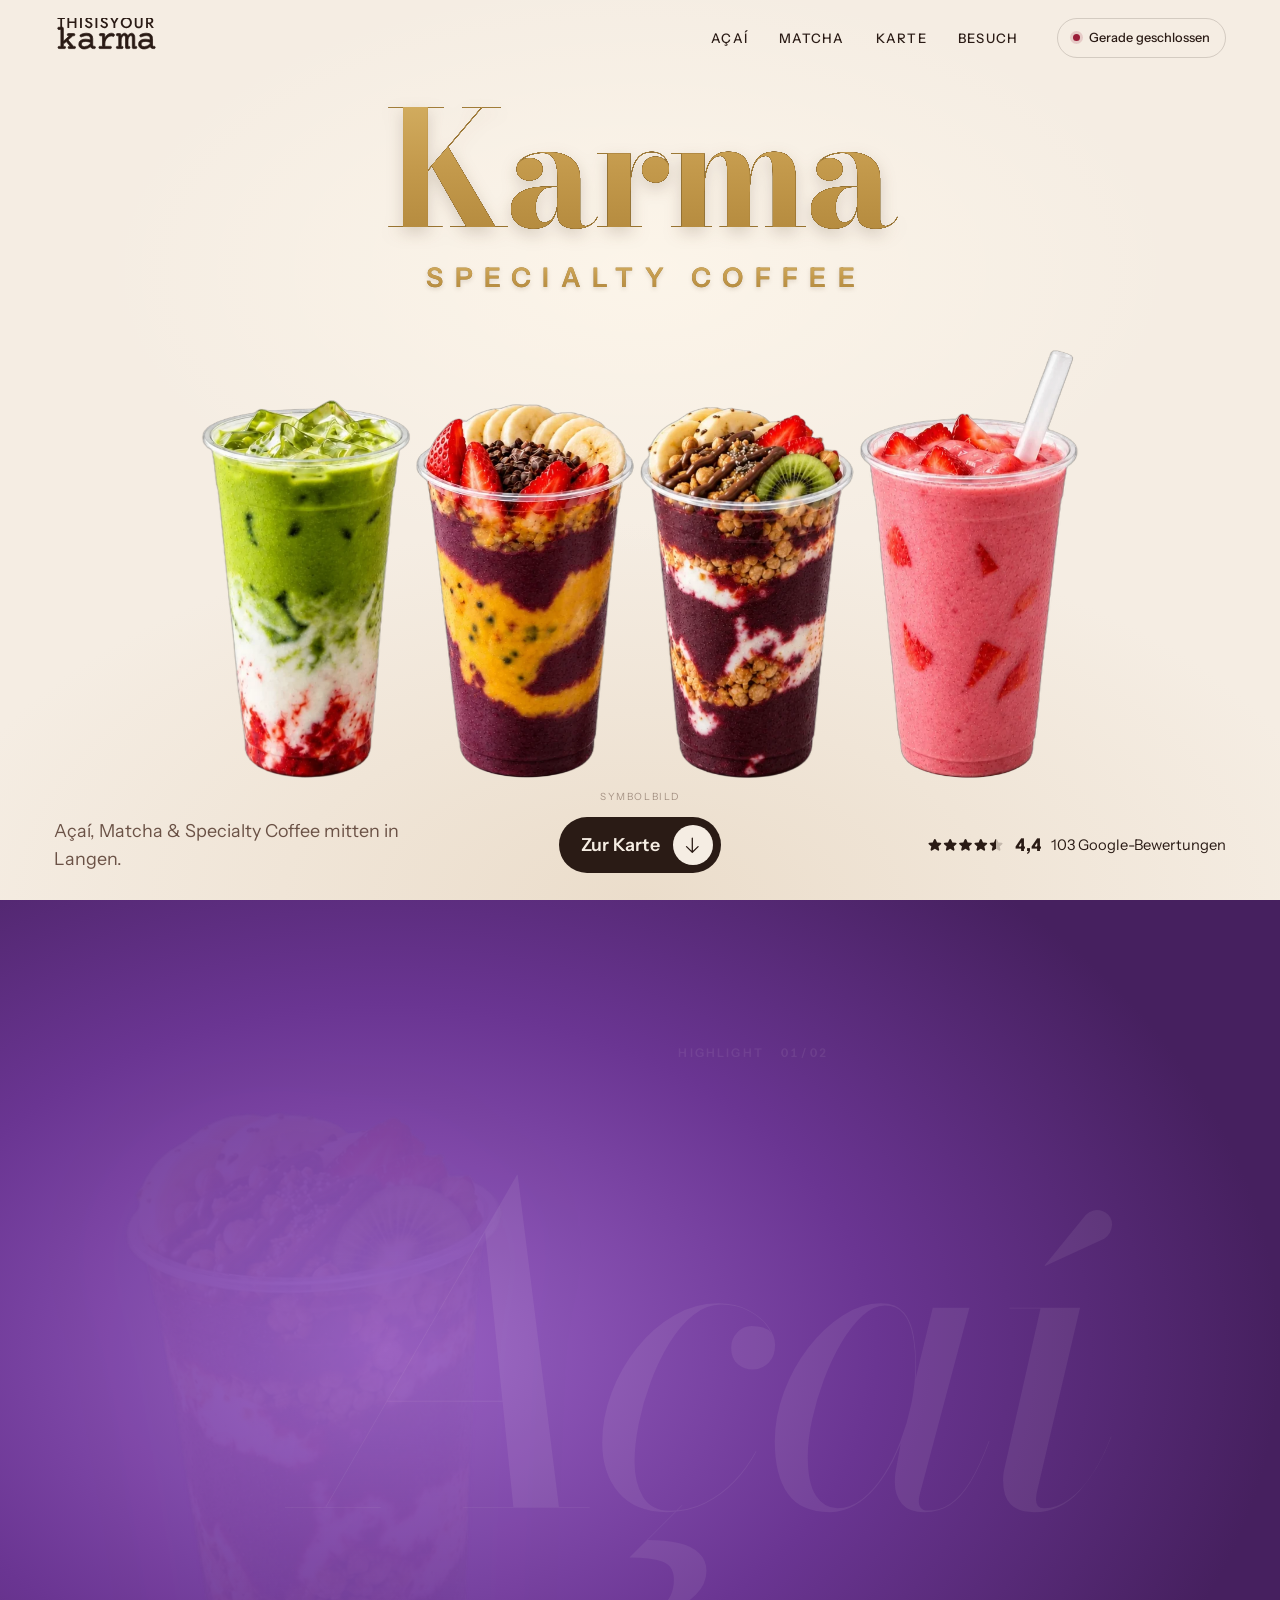
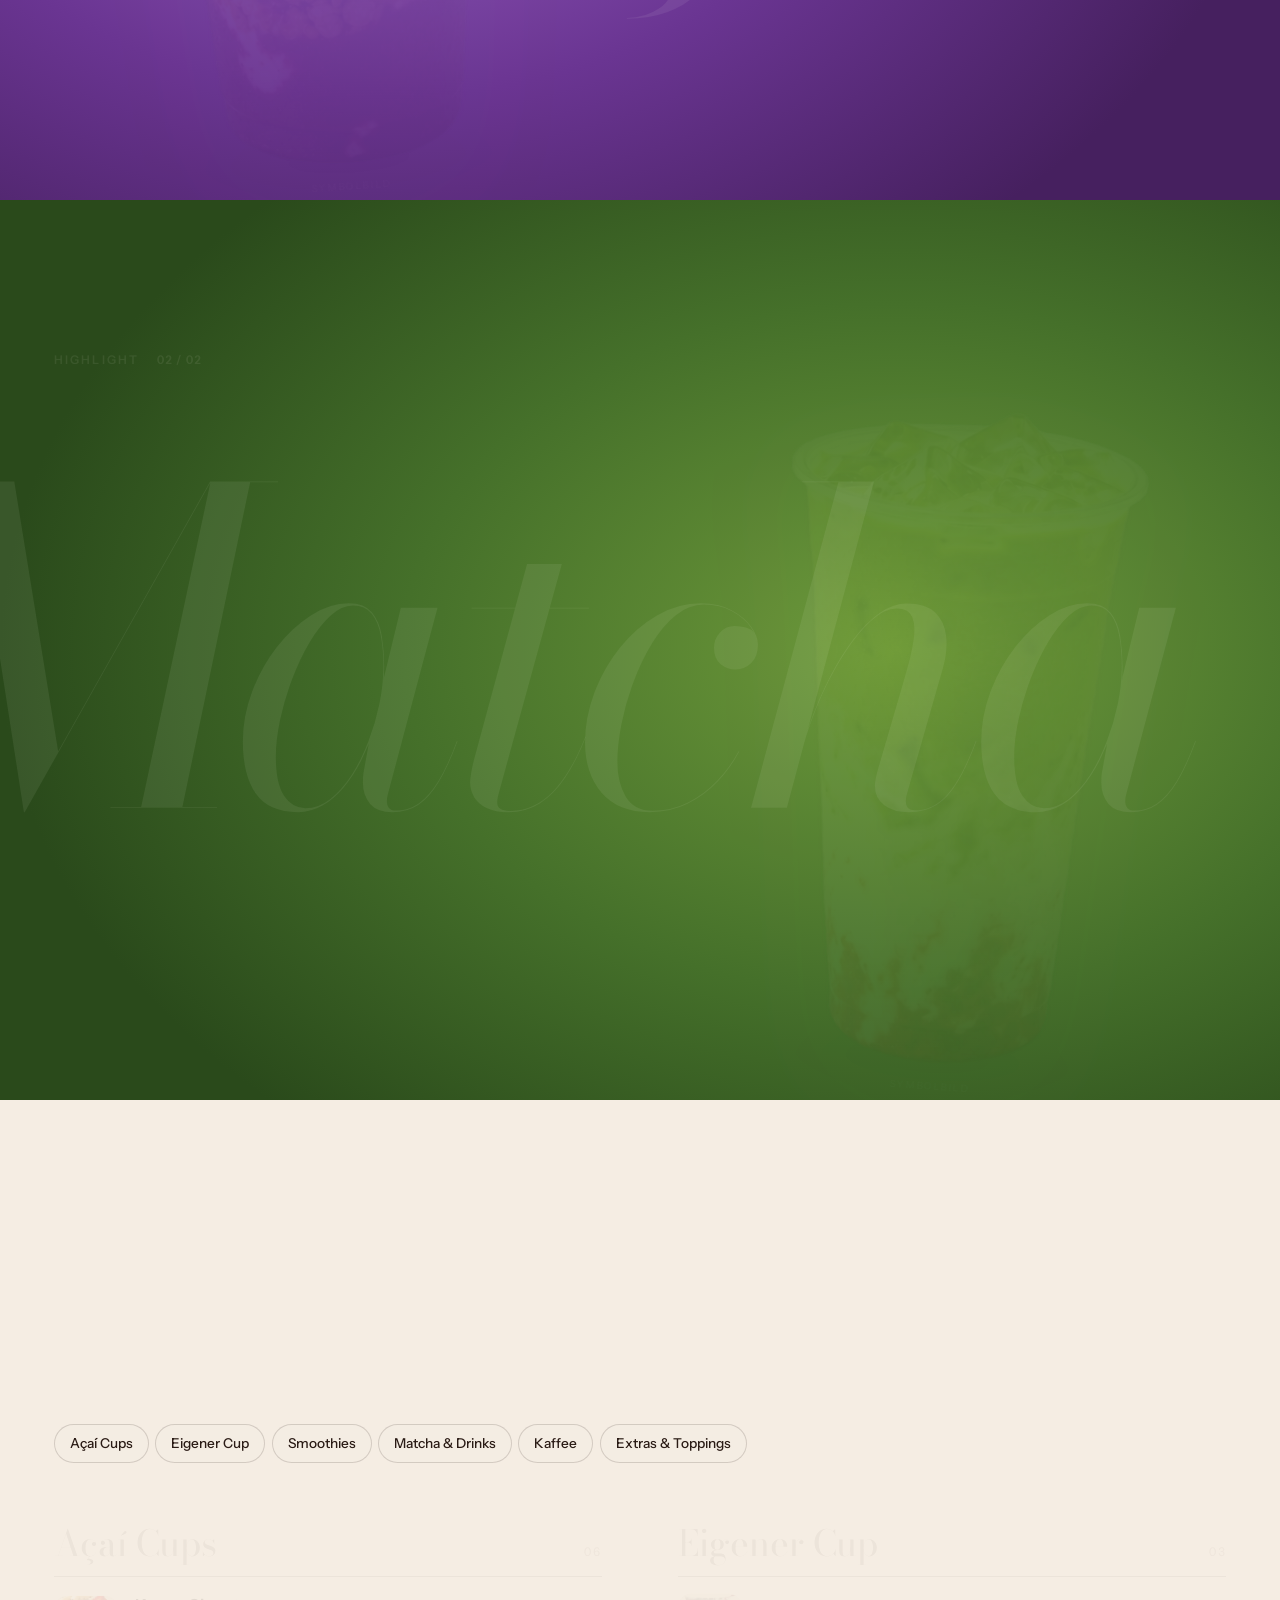
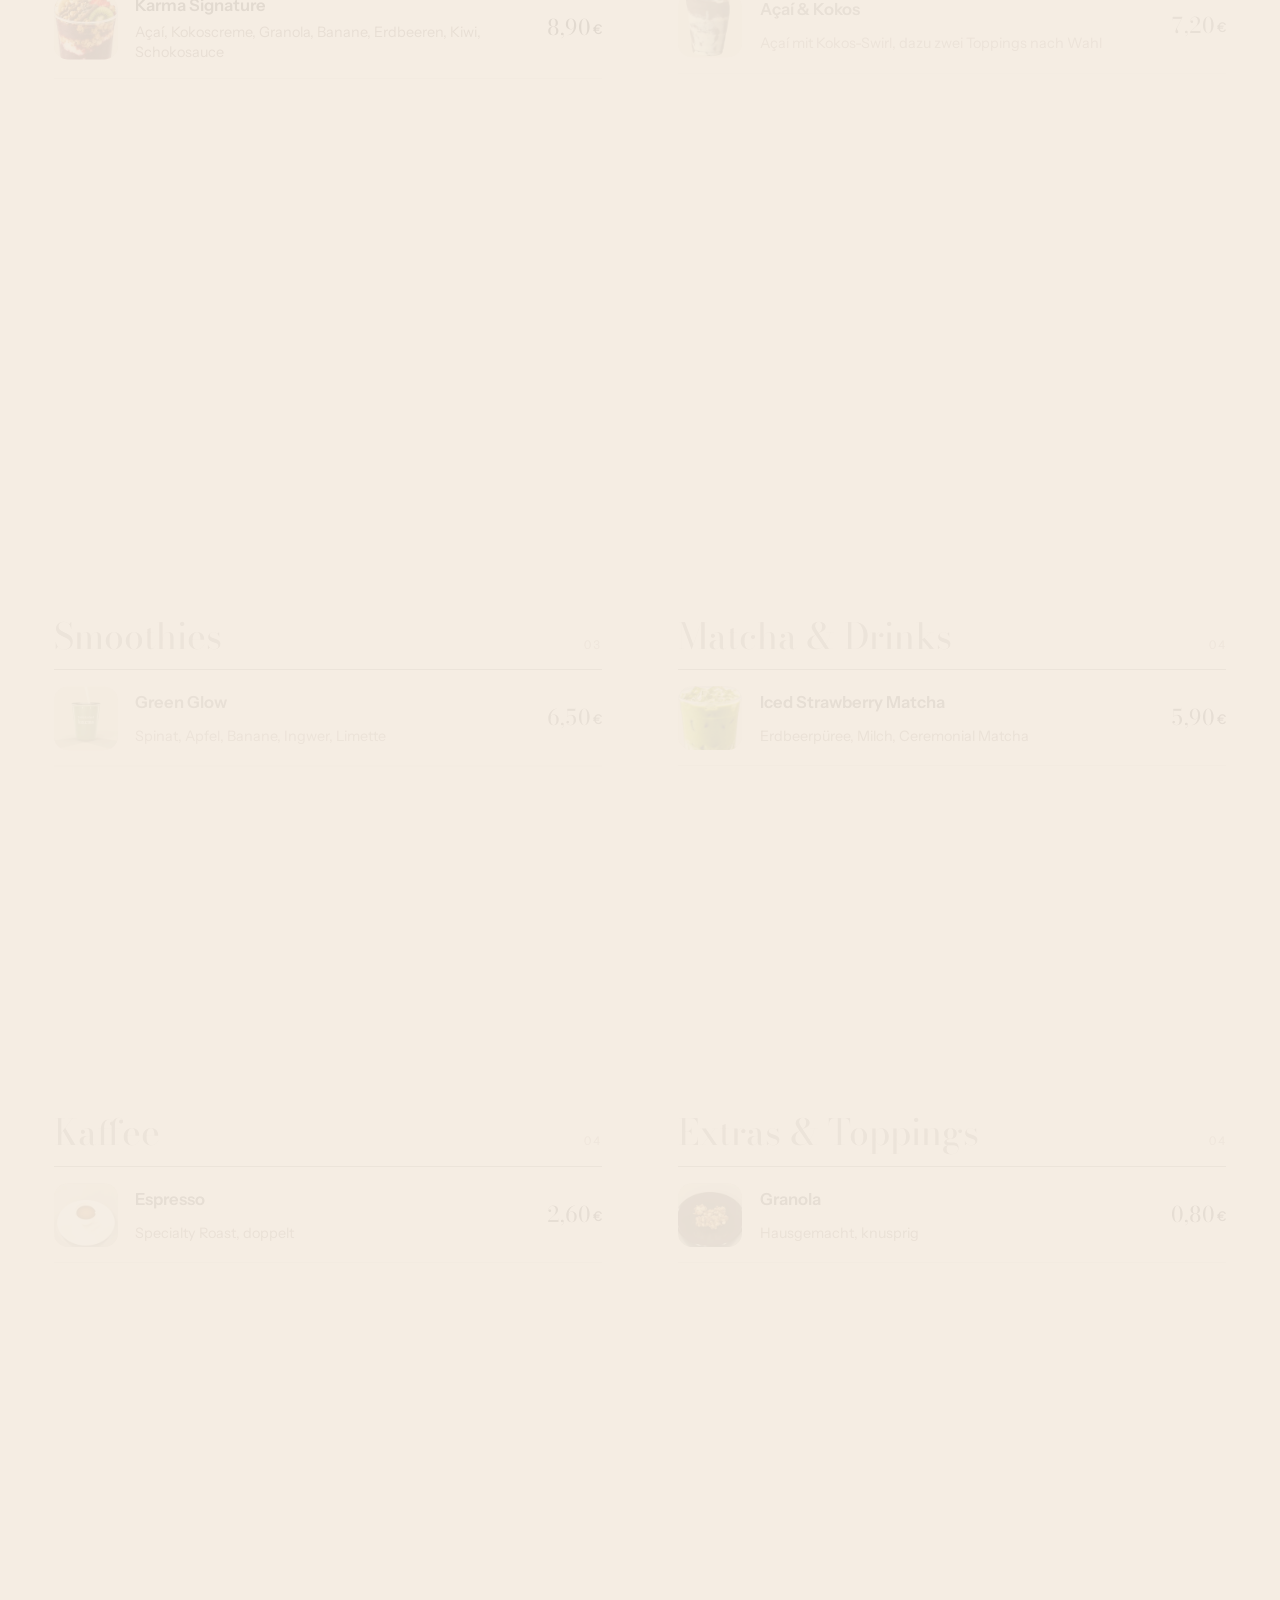
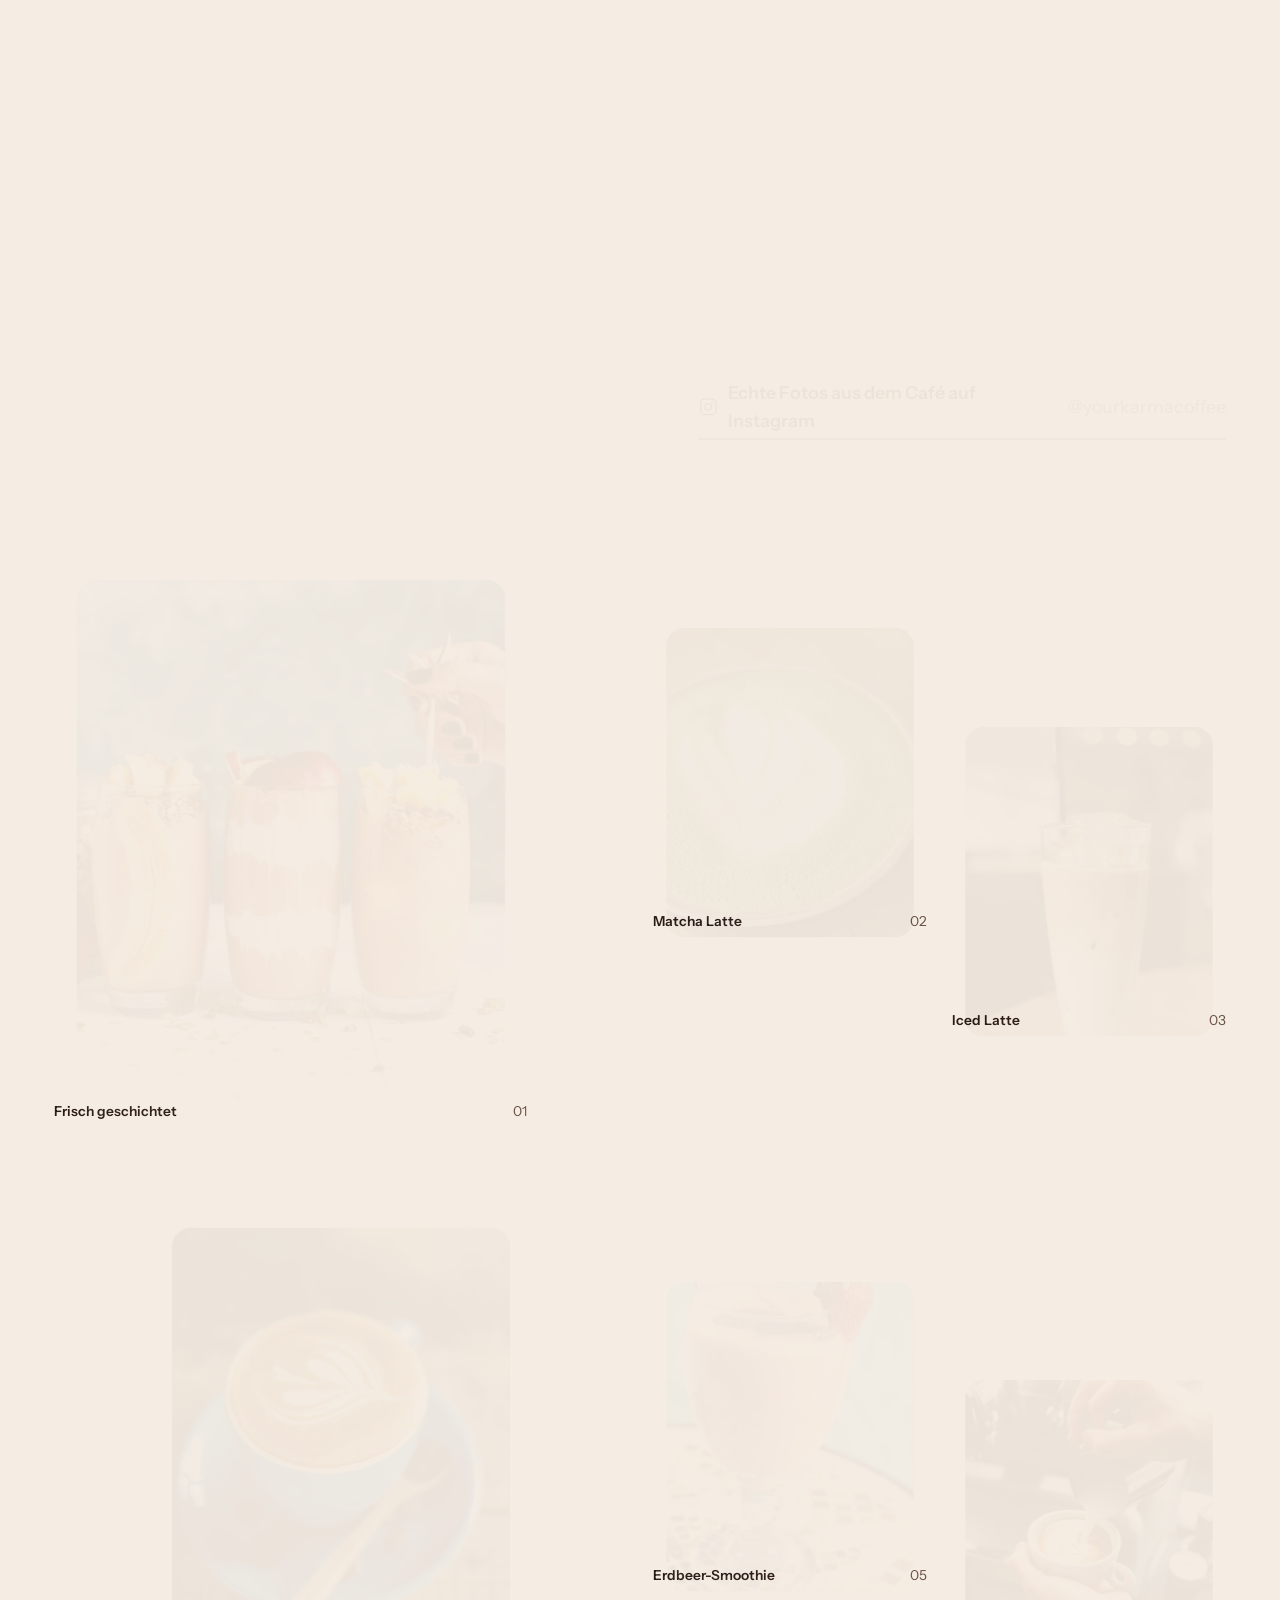
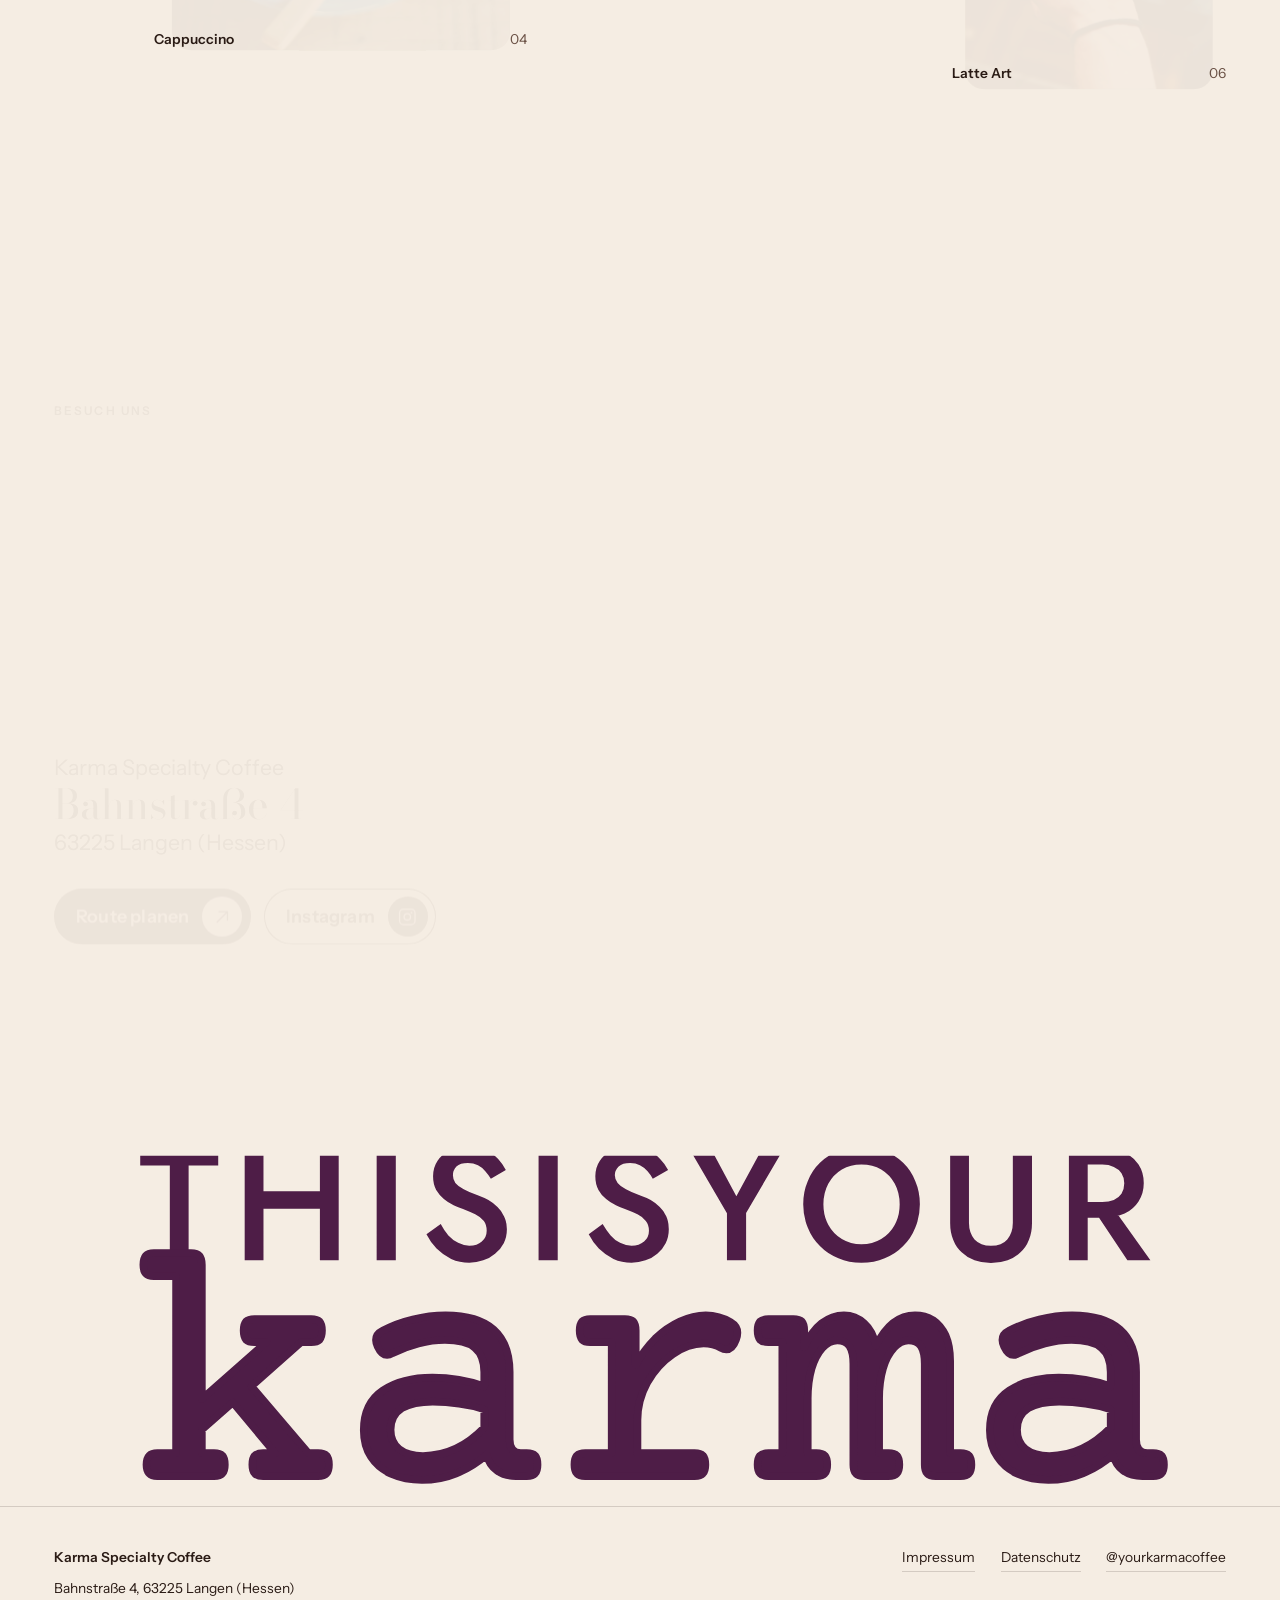
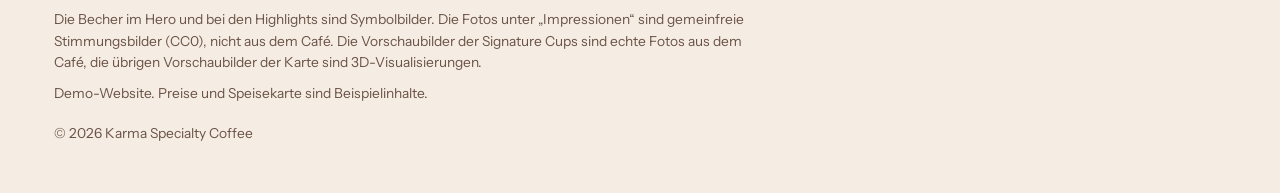
<file: index.html>
<!doctype html>
<html lang="de">
<head>
<meta charset="utf-8">
<meta name="viewport" content="width=device-width, initial-scale=1, viewport-fit=cover">
<!-- SEO-Grundwerte. Beim Laden überschreibt die Seite Titel und Beschreibung mit den Werten aus content.json ("seo"). -->
<title>Karma Specialty Coffee · Açaí, Matcha &amp; Kaffee in Langen</title>
<meta name="description" content="Açaí Cups, Iced Matcha und Specialty Coffee in der Bahnstraße 4 in Langen (Hessen). Täglich von 9 bis 19 Uhr geöffnet.">
<meta name="theme-color" content="#F5EDE3">
<meta property="og:type" content="website">
<meta property="og:locale" content="de_DE">
<meta property="og:title" content="Karma Specialty Coffee, Langen">
<meta property="og:description" content="Açaí, Matcha &amp; Specialty Coffee in der Bahnstraße 4, Langen. Täglich 9–19 Uhr.">
<meta property="og:image" content="assets/img/og-image.jpg">
<meta property="og:image:width" content="1200">
<meta property="og:image:height" content="630">
<meta name="twitter:card" content="summary_large_image">
<link rel="icon" href="assets/img/favicon.svg" type="image/svg+xml">

<link rel="preload" href="assets/fonts/bodoni-moda.woff2" as="font" type="font/woff2" crossorigin>
<link rel="preload" href="assets/fonts/instrument-sans.woff2" as="font" type="font/woff2" crossorigin>
<link rel="preload" href="content.json" as="fetch" type="application/json" crossorigin>
<link rel="preload" as="image" href="assets/hero/cup-karma.webp" fetchpriority="high">
<script type="application/ld+json">
{
  "@context": "https://schema.org",
  "@type": "CafeOrCoffeeShop",
  "name": "Karma Specialty Coffee",
  "image": "assets/img/og-image.jpg",
  "address": { "@type": "PostalAddress", "streetAddress": "Bahnstraße 4", "postalCode": "63225", "addressLocality": "Langen (Hessen)", "addressCountry": "DE" },
  "openingHours": "Mo-Su 09:00-19:00",
  "servesCuisine": ["Açaí", "Matcha", "Kaffee", "Smoothies"],
  "sameAs": ["https://www.instagram.com/yourkarmacoffee/"]
}
</script>
<link rel="stylesheet" href="assets/css/style.css?v=7">
<script>
  /* Bewegung nur, wenn der Besucher sie nicht im System abgeschaltet hat */
  if (!window.matchMedia('(prefers-reduced-motion: reduce)').matches) document.documentElement.classList.add('motion-ok');
</script>
<!-- Erst die Inhalte, dann die Animationen. Alles liegt lokal, es gibt keine externen Verbindungen. -->
<script src="assets/js/content-fallback.js?v=7" defer></script>
<script src="assets/js/content.js?v=7" defer></script>
<script src="assets/vendor/gsap.min.js" defer></script>
<script src="assets/vendor/ScrollTrigger.min.js" defer></script>
<script src="assets/vendor/SplitText.min.js" defer></script>
<script src="assets/vendor/lenis.min.js" defer></script>
<script src="assets/js/motion.js?v=7" defer></script>
</head>
<body>
<svg class="sprite" aria-hidden="true" focusable="false">
  <!-- UI-Icons: Phosphor Icons (MIT-Lizenz) -->
  <symbol id="i-arrow-up-right" viewBox="0 0 256 256"><path d="M200,64V168a8,8,0,0,1-16,0V83.31L69.66,197.66a8,8,0,0,1-11.32-11.32L172.69,72H88a8,8,0,0,1,0-16H192A8,8,0,0,1,200,64Z"/></symbol>
  <symbol id="i-instagram" viewBox="0 0 256 256"><path d="M128,80a48,48,0,1,0,48,48A48.05,48.05,0,0,0,128,80Zm0,80a32,32,0,1,1,32-32A32,32,0,0,1,128,160ZM176,24H80A56.06,56.06,0,0,0,24,80v96a56.06,56.06,0,0,0,56,56h96a56.06,56.06,0,0,0,56-56V80A56.06,56.06,0,0,0,176,24Zm40,152a40,40,0,0,1-40,40H80a40,40,0,0,1-40-40V80A40,40,0,0,1,80,40h96a40,40,0,0,1,40,40ZM192,76a12,12,0,1,1-12-12A12,12,0,0,1,192,76Z"/></symbol>
  <symbol id="i-map-pin" viewBox="0 0 256 256"><path d="M128,64a40,40,0,1,0,40,40A40,40,0,0,0,128,64Zm0,64a24,24,0,1,1,24-24A24,24,0,0,1,128,128Zm0-112a88.1,88.1,0,0,0-88,88c0,31.4,14.51,64.68,42,96.25a254.19,254.19,0,0,0,41.45,38.3,8,8,0,0,0,9.18,0A254.19,254.19,0,0,0,174,200.25c27.45-31.57,42-64.85,42-96.25A88.1,88.1,0,0,0,128,16Zm0,206c-16.53-13-72-60.75-72-118a72,72,0,0,1,144,0C200,161.23,144.53,209,128,222Z"/></symbol>
  <symbol id="i-clock" viewBox="0 0 256 256"><path d="M128,24A104,104,0,1,0,232,128,104.11,104.11,0,0,0,128,24Zm0,192a88,88,0,1,1,88-88A88.1,88.1,0,0,1,128,216Zm64-88a8,8,0,0,1-8,8H128a8,8,0,0,1-8-8V72a8,8,0,0,1,16,0v48h48A8,8,0,0,1,192,128Z"/></symbol>
  <symbol id="i-star" viewBox="0 0 256 256"><path d="M234.29,114.85l-45,38.83L203,211.75a16.4,16.4,0,0,1-24.5,17.82L128,198.49,77.47,229.57A16.4,16.4,0,0,1,53,211.75l13.76-58.07-45-38.83A16.46,16.46,0,0,1,31.08,86l59-4.76,22.76-55.08a16.36,16.36,0,0,1,30.27,0l22.75,55.08,59,4.76a16.46,16.46,0,0,1,9.37,28.86Z"/></symbol>
  <symbol id="i-arrow-down" viewBox="0 0 256 256"><path d="M205.66,149.66l-72,72a8,8,0,0,1-11.32,0l-72-72a8,8,0,0,1,11.32-11.32L120,196.69V40a8,8,0,0,1,16,0V196.69l58.34-58.35a8,8,0,0,1,11.32,11.32Z"/></symbol>
  <!-- Wortmarke „THISISYOUR karma“ (nachgebaut nach dem Becheraufdruck) -->
  <symbol id="wordmark" viewBox="-4 4 308 118"><path fill="currentColor" d="M2.4 10.8H10.9V38.0H16.3V10.8H24.8V5.8H2.4Z M34.6 23.2H57.5V18.2H34.6ZM54.0 5.8V38.0H59.4V5.8ZM32.4 5.8V38.0H37.8V5.8Z M70.3 5.8V38.0H75.8V5.8Z M88.7 27.6 84.6 30.5Q85.7 32.7 87.5 34.6Q89.3 36.4 91.7 37.6Q94.1 38.7 96.9 38.7Q99.0 38.7 100.9 38.0Q102.8 37.4 104.3 36.1Q105.9 34.9 106.8 33.1Q107.7 31.3 107.7 29.1Q107.7 27.0 106.9 25.4Q106.2 23.8 105.0 22.7Q103.8 21.5 102.4 20.7Q100.9 19.9 99.5 19.4Q96.9 18.5 95.3 17.6Q93.7 16.8 92.9 15.8Q92.2 14.8 92.2 13.6Q92.2 12.2 93.2 11.1Q94.3 10.1 96.5 10.1Q98.1 10.1 99.4 10.7Q100.6 11.3 101.5 12.4Q102.4 13.4 103.1 14.6L107.4 12.1Q106.6 10.4 105.2 8.9Q103.7 7.3 101.6 6.3Q99.5 5.2 96.6 5.2Q93.7 5.2 91.5 6.3Q89.2 7.4 87.8 9.4Q86.5 11.3 86.5 13.9Q86.5 16.2 87.4 17.8Q88.3 19.3 89.6 20.4Q90.9 21.5 92.4 22.2Q93.9 22.9 95.1 23.3Q97.1 24.1 98.6 24.8Q100.2 25.6 101.1 26.7Q101.9 27.8 101.9 29.5Q101.9 31.4 100.5 32.6Q99.2 33.8 96.9 33.8Q95.2 33.8 93.7 33.0Q92.2 32.3 90.9 30.9Q89.7 29.5 88.7 27.6Z M116.8 5.8V38.0H122.3V5.8Z M135.2 27.6 131.2 30.5Q132.3 32.7 134.1 34.6Q135.9 36.4 138.3 37.6Q140.7 38.7 143.5 38.7Q145.6 38.7 147.5 38.0Q149.4 37.4 150.9 36.1Q152.4 34.9 153.3 33.1Q154.2 31.3 154.2 29.1Q154.2 27.0 153.5 25.4Q152.8 23.8 151.6 22.7Q150.4 21.5 149.0 20.7Q147.5 19.9 146.0 19.4Q143.5 18.5 141.9 17.6Q140.3 16.8 139.5 15.8Q138.7 14.8 138.7 13.6Q138.7 12.2 139.8 11.1Q140.9 10.1 143.1 10.1Q144.7 10.1 145.9 10.7Q147.1 11.3 148.1 12.4Q149.0 13.4 149.6 14.6L154.0 12.1Q153.2 10.4 151.7 8.9Q150.3 7.3 148.2 6.3Q146.0 5.2 143.2 5.2Q140.3 5.2 138.0 6.3Q135.8 7.4 134.4 9.4Q133.1 11.3 133.1 13.9Q133.1 16.2 134.0 17.8Q134.8 19.3 136.2 20.4Q137.5 21.5 139.0 22.2Q140.4 22.9 141.6 23.3Q143.7 24.1 145.2 24.8Q146.8 25.6 147.6 26.7Q148.5 27.8 148.5 29.5Q148.5 31.4 147.1 32.6Q145.7 33.8 143.5 33.8Q141.7 33.8 140.2 33.0Q138.7 32.3 137.5 30.9Q136.3 29.5 135.2 27.6Z M181.1 5.8 173.6 19.6 166.2 5.8H160.0L170.9 24.5V38.0H176.4V24.4L187.3 5.8Z M198.6 21.9Q198.6 18.6 200.0 16.0Q201.4 13.4 203.9 11.9Q206.4 10.5 209.5 10.5Q212.8 10.5 215.2 11.9Q217.7 13.4 219.1 16.0Q220.5 18.6 220.5 21.9Q220.5 25.2 219.1 27.8Q217.7 30.4 215.2 31.9Q212.7 33.4 209.5 33.4Q206.4 33.4 203.9 31.9Q201.4 30.4 200.0 27.8Q198.6 25.2 198.6 21.9ZM192.8 21.9Q192.8 25.5 194.1 28.6Q195.3 31.7 197.6 33.9Q199.8 36.2 202.9 37.4Q205.9 38.7 209.5 38.7Q213.2 38.7 216.2 37.4Q219.3 36.2 221.5 33.9Q223.8 31.7 225.0 28.6Q226.3 25.5 226.3 21.9Q226.3 18.3 225.0 15.3Q223.8 12.2 221.5 10.0Q219.2 7.8 216.2 6.5Q213.2 5.2 209.5 5.2Q206.0 5.2 202.9 6.5Q199.9 7.8 197.6 10.0Q195.3 12.2 194.1 15.3Q192.8 18.3 192.8 21.9Z M235.0 5.8V27.4Q235.0 30.1 235.9 32.2Q236.7 34.3 238.3 35.7Q239.8 37.2 242.0 38.0Q244.2 38.8 246.7 38.8Q249.3 38.8 251.5 38.0Q253.6 37.2 255.2 35.7Q256.8 34.3 257.6 32.2Q258.5 30.1 258.5 27.4V5.8H253.0V27.2Q253.0 30.1 251.4 32.0Q249.9 33.8 246.7 33.8Q243.7 33.8 242.0 32.0Q240.4 30.1 240.4 27.2V5.8Z M275.7 22.7 285.9 38.0H292.5L281.6 22.7ZM269.1 5.8V38.0H274.5V5.8ZM272.3 10.5H278.7Q280.6 10.5 282.0 11.2Q283.4 11.8 284.2 13.0Q285.0 14.2 285.0 15.9Q285.0 17.6 284.2 18.9Q283.4 20.1 282.0 20.7Q280.6 21.3 278.7 21.3H272.3V25.8H279.0Q282.5 25.8 285.1 24.6Q287.7 23.3 289.1 21.1Q290.6 18.8 290.6 15.8Q290.6 12.8 289.1 10.5Q287.7 8.3 285.1 7.1Q282.5 5.8 279.0 5.8H272.3Z"/><path fill="currentColor" stroke="currentColor" stroke-width="2.2" stroke-linejoin="round" d="M56.6 96.7Q56.6 98.5 55.9 99.2Q55.2 100.0 53.5 100.0H37.7Q36.0 100.0 35.3 99.2Q34.6 98.5 34.6 96.7Q34.6 94.9 35.3 94.1Q36.0 93.4 37.7 93.4H41.2L29.0 78.8L20.1 86.6V93.4H23.6Q25.3 93.4 26.0 94.1Q26.7 94.9 26.7 96.7Q26.7 98.5 26.0 99.2Q25.3 100.0 23.6 100.0H7.3Q5.7 100.0 5.0 99.2Q4.2 98.5 4.2 96.7Q4.2 94.9 5.0 94.1Q5.7 93.4 7.3 93.4H12.7V42.6H6.3Q4.7 42.6 4.0 41.8Q3.3 41.1 3.3 39.3Q3.3 37.5 4.0 36.7Q4.7 35.9 6.3 35.9H17.0Q18.7 35.9 19.4 36.7Q20.1 37.5 20.1 39.3V77.9L38.7 61.5H35.2Q33.5 61.5 32.8 60.8Q32.1 60.0 32.1 58.2Q32.1 56.4 32.8 55.6Q33.5 54.9 35.2 54.9H51.5Q53.2 54.9 53.9 55.6Q54.6 56.4 54.6 58.2Q54.6 60.0 53.9 60.8Q53.2 61.5 51.5 61.5H48.6L34.3 74.2L50.7 93.4H53.5Q55.2 93.4 55.9 94.1Q56.6 94.9 56.6 96.7Z M108.5 70.1V89.5Q108.5 93.4 111.7 93.4H113.4Q115.1 93.4 115.8 94.1Q116.5 94.9 116.5 96.7Q116.5 98.5 115.8 99.2Q115.1 100.0 113.4 100.0H110.3Q107.1 100.0 104.9 98.4Q102.6 96.8 101.9 93.8Q97.9 97.3 93.2 99.2Q88.6 101.1 83.3 101.1Q78.4 101.1 74.6 99.4Q70.8 97.7 68.7 94.5Q66.6 91.3 66.6 86.8Q66.6 79.1 72.1 75.4Q77.6 71.7 86.3 71.7Q94.1 71.7 101.2 74.2V70.1Q101.2 65.3 98.5 63.1Q95.8 60.9 89.9 60.9Q86.3 60.9 82.3 61.9Q78.4 62.9 74.8 64.7Q74.0 65.2 73.3 65.2Q71.7 65.2 70.6 62.8Q70.1 61.7 70.1 60.9Q70.1 59.2 71.9 58.3Q76.0 56.1 80.7 55.0Q85.4 53.8 90.1 53.8Q99.3 53.8 103.9 57.9Q108.5 62.0 108.5 70.1ZM74.3 86.7Q74.3 90.2 76.7 92.2Q79.2 94.2 83.6 94.2Q93.4 94.2 101.2 86.1V80.8Q97.9 79.7 94.0 79.2Q90.2 78.6 86.4 78.6Q80.8 78.6 77.5 80.5Q74.3 82.5 74.3 86.7Z M172.0 55.8Q173.9 56.9 173.9 58.8Q173.9 59.7 173.5 60.8Q172.5 63.6 170.7 63.6Q169.9 63.6 169.3 63.2Q166.9 61.9 164.2 61.9Q159.8 61.9 155.3 65.0Q150.9 68.0 148.0 73.1Q145.2 78.2 145.2 83.9V93.4H161.6Q163.3 93.4 164.0 94.1Q164.7 94.9 164.7 96.7Q164.7 98.5 164.0 99.2Q163.3 100.0 161.6 100.0H130.2Q128.5 100.0 127.8 99.2Q127.1 98.5 127.1 96.7Q127.1 94.9 127.8 94.1Q128.5 93.4 130.2 93.4H137.8V61.5H131.6Q130.0 61.5 129.3 60.8Q128.6 60.0 128.6 58.2Q128.6 56.4 129.3 55.6Q130.0 54.9 131.6 54.9H141.6Q143.3 54.9 144.0 55.6Q144.7 56.4 144.7 58.2V68.1Q147.0 63.8 150.3 60.5Q153.7 57.3 157.4 55.6Q161.2 53.8 164.8 53.8Q168.7 53.8 172.0 55.8Z M241.1 96.7Q241.1 98.5 240.4 99.2Q239.7 100.0 238.0 100.0H230.8Q229.1 100.0 228.4 99.2Q227.7 98.5 227.7 96.7V67.8Q227.7 64.4 226.6 62.7Q225.5 61.0 223.0 61.0Q220.8 61.0 218.8 63.2Q216.8 65.3 215.7 69.1Q214.6 72.9 214.6 77.7V93.4H217.3Q219.0 93.4 219.7 94.1Q220.4 94.9 220.4 96.7Q220.4 98.5 219.7 99.2Q219.0 100.0 217.3 100.0H210.3Q208.6 100.0 207.9 99.2Q207.2 98.5 207.2 96.7V67.8Q207.2 64.4 206.1 62.7Q205.0 61.0 202.6 61.0Q200.3 61.0 198.3 63.2Q196.4 65.3 195.2 69.1Q194.1 72.9 194.1 77.7V93.4H196.6Q198.3 93.4 199.0 94.1Q199.7 94.9 199.7 96.7Q199.7 98.5 199.0 99.2Q198.3 100.0 196.6 100.0H182.8Q181.1 100.0 180.4 99.2Q179.7 98.5 179.7 96.7Q179.7 94.9 180.4 94.1Q181.1 93.4 182.8 93.4H186.8V61.5H182.8Q181.1 61.5 180.4 60.8Q179.7 60.0 179.7 58.2Q179.7 56.4 180.4 55.6Q181.1 54.9 182.8 54.9H190.0Q191.7 54.9 192.4 55.6Q193.1 56.4 193.1 58.2V63.0Q195.2 58.4 198.1 56.1Q201.1 53.8 204.5 53.8Q207.8 53.8 210.3 56.1Q212.8 58.3 213.7 62.6Q218.0 53.8 224.9 53.8Q227.8 53.8 230.1 55.2Q232.3 56.7 233.7 59.6Q235.0 62.6 235.0 66.9V93.4H238.0Q239.7 93.4 240.4 94.1Q241.1 94.9 241.1 96.7Z M288.4 70.1V89.5Q288.4 93.4 291.6 93.4H293.3Q295.0 93.4 295.7 94.1Q296.4 94.9 296.4 96.7Q296.4 98.5 295.7 99.2Q295.0 100.0 293.3 100.0H290.2Q287.0 100.0 284.7 98.4Q282.5 96.8 281.8 93.8Q277.8 97.3 273.1 99.2Q268.5 101.1 263.2 101.1Q258.3 101.1 254.5 99.4Q250.7 97.7 248.6 94.5Q246.4 91.3 246.4 86.8Q246.4 79.1 252.0 75.4Q257.5 71.7 266.2 71.7Q274.0 71.7 281.1 74.2V70.1Q281.1 65.3 278.4 63.1Q275.7 60.9 269.8 60.9Q266.2 60.9 262.2 61.9Q258.3 62.9 254.7 64.7Q253.9 65.2 253.2 65.2Q251.6 65.2 250.5 62.8Q250.0 61.7 250.0 60.9Q250.0 59.2 251.8 58.3Q255.9 56.1 260.6 55.0Q265.3 53.8 270.0 53.8Q279.2 53.8 283.8 57.9Q288.4 62.0 288.4 70.1ZM254.2 86.7Q254.2 90.2 256.6 92.2Q259.1 94.2 263.5 94.2Q273.2 94.2 281.1 86.1V80.8Q277.7 79.7 273.9 79.2Q270.1 78.6 266.3 78.6Q260.6 78.6 257.4 80.5Q254.2 82.5 254.2 86.7Z"/></symbol>
</svg>

<a class="skip" href="#inhalt" data-c="bedienhilfen.zum_inhalt_springen"></a>

<div class="progress" aria-hidden="true"><span></span></div>

<header class="nav" data-nav>
  <a class="nav__brand" href="#top" data-attr="aria-label=cafe.name">
    <svg class="nav__mark" viewBox="-4 4 308 118" aria-hidden="true"><use href="#wordmark"/></svg>
  </a>
  <nav class="nav__links" data-attr="aria-label=bedienhilfen.hauptnavigation">
    <a class="nav__link" href="#acai" data-c="navigation.acai"></a>
    <a class="nav__link" href="#matcha" data-c="navigation.matcha"></a>
    <a class="nav__link" href="#karte" data-c="navigation.karte"></a>
    <a class="nav__link" href="#besuch" data-c="navigation.besuch"></a>
  </nav>
  <a class="nav__status" href="#besuch" data-status><i class="dot" aria-hidden="true"></i><span data-status-text>Täglich 9–19 Uhr</span></a>
</header>

<main id="inhalt">

  <!-- 1 · Hero: Name des Cafés in goldener 3D-Schrift, darunter die vier Becher -->
  <section class="hero" id="top" aria-labelledby="hero-title">
    <h1 class="hero__title" id="hero-title" data-attr="aria-label=cafe.name" aria-label="Karma Specialty Coffee">
      <span class="gold gold--xl" data-hero-line aria-hidden="true" data-c="hero.titel_zeile_1">Karma</span>
      <span class="gold gold--sm" data-hero-line aria-hidden="true" data-c="hero.titel_zeile_2">Specialty Coffee</span>
    </h1>
    <figure class="hero__cups" data-hero-cups>
      <img class="hero__cup hero__cup--matcha" src="assets/hero/cup-matcha.webp" width="367" height="658" alt="" data-attr="alt=hero.becher.0" decoding="async" fetchpriority="high">
      <img class="hero__cup hero__cup--mango" src="assets/hero/cup-mango.webp" width="383" height="651" alt="" data-attr="alt=hero.becher.1" decoding="async" fetchpriority="high">
      <img class="hero__cup hero__cup--karma" src="assets/hero/cup-karma.webp" width="378" height="646" alt="" data-attr="alt=hero.becher.2" decoding="async" fetchpriority="high">
      <img class="hero__cup hero__cup--pink" src="assets/hero/cup-pink.webp" width="384" height="743" alt="" data-attr="alt=hero.becher.3" decoding="async" fetchpriority="high">
      <figcaption class="render-badge" data-c="bildkennzeichnung.bild_text">Symbolbild</figcaption>
    </figure>
    <div class="hero__foot" data-hero-foot>
      <p class="hero__claim" data-c="hero.claim">Açaí, Matcha &amp; Specialty Coffee mitten in Langen.</p>
      <a class="btn hero__btn" href="#karte">
        <span data-c="hero.karte_button">Zur Karte</span>
        <span class="btn__icon" aria-hidden="true"><svg class="ico"><use href="#i-arrow-down"/></svg></span>
      </a>
      <a class="hero__rating" data-google target="_blank" rel="noopener">
        <span class="stars" aria-hidden="true"></span>
        <strong data-c="cafe.google_sterne">4,4</strong>
        <span><span data-c="cafe.google_anzahl_bewertungen">103</span> <span data-c="hero.bewertung_text">Google-Bewertungen</span></span>
      </a>
    </div>
  </section>

  <!-- 2 · Highlight Açaí (lila) -->
  <section class="spot spot--acai" id="acai" aria-labelledby="spot-acai" data-spot>
    <p class="spot__word" aria-hidden="true" data-spot-word data-c="highlights.eintraege.0.hintergrundwort"></p>
    <div class="wrap spot__grid">
      <figure class="spot__media" data-spot-media>
        <img class="spot__cup" src="assets/hero/cup-karma.webp" width="378" height="646" alt="" data-attr="alt=highlights.eintraege.0.bild_beschreibung" loading="lazy" decoding="async">
        <figcaption class="render-badge" data-c="bildkennzeichnung.bild_text"></figcaption>
      </figure>
      <article class="spot__copy" data-spot-copy>
        <p class="kicker spot__kicker"><span data-c="highlights.titel"></span><span class="spot__count">01 / 02</span></p>
        <h2 class="spot__name" id="spot-acai" data-rich="highlights.eintraege.0.name" data-rich-italic="highlights.eintraege.0.kursiv"></h2>
        <p class="spot__sub" data-c="highlights.eintraege.0.untertitel"></p>
        <p class="spot__text" data-c="highlights.eintraege.0.beschreibung"></p>
        <p class="spot__label" data-c="highlights.zutaten_titel"></p>
        <ul class="spot__ingredients" data-list="highlights.eintraege.0.zutaten"></ul>
        <p class="spot__price">
          <span class="spot__size"><span data-c="highlights.eintraege.0.groesse"></span> · <span data-c="highlights.preis_hinweis"></span></span>
          <strong class="gold gold--price" data-c="highlights.eintraege.0.preis"></strong>
        </p>
      </article>
    </div>
  </section>

  <!-- 3 · Highlight Matcha (grün) -->
  <section class="spot spot--matcha" id="matcha" aria-labelledby="spot-matcha" data-spot>
    <p class="spot__word" aria-hidden="true" data-spot-word data-c="highlights.eintraege.1.hintergrundwort"></p>
    <div class="wrap spot__grid">
      <article class="spot__copy" data-spot-copy>
        <p class="kicker spot__kicker"><span data-c="highlights.titel"></span><span class="spot__count">02 / 02</span></p>
        <h2 class="spot__name" id="spot-matcha" data-rich="highlights.eintraege.1.name" data-rich-italic="highlights.eintraege.1.kursiv"></h2>
        <p class="spot__sub" data-c="highlights.eintraege.1.untertitel"></p>
        <p class="spot__text" data-c="highlights.eintraege.1.beschreibung"></p>
        <p class="spot__label" data-c="highlights.zutaten_titel"></p>
        <ul class="spot__ingredients" data-list="highlights.eintraege.1.zutaten"></ul>
        <p class="spot__price">
          <span class="spot__size"><span data-c="highlights.eintraege.1.groesse"></span> · <span data-c="highlights.preis_hinweis"></span></span>
          <strong class="gold gold--price" data-c="highlights.eintraege.1.preis"></strong>
        </p>
      </article>
      <figure class="spot__media" data-spot-media>
        <img class="spot__cup" src="assets/hero/cup-matcha.webp" width="367" height="658" alt="" data-attr="alt=highlights.eintraege.1.bild_beschreibung" loading="lazy" decoding="async">
        <figcaption class="render-badge" data-c="bildkennzeichnung.bild_text"></figcaption>
      </figure>
    </div>
  </section>

  <!-- 4 · Speisekarte (Beispiel), direkt nach den Highlights -->
  <section class="menu" id="karte" aria-labelledby="menu-title">
    <div class="wrap">
      <div class="menu__head">
        <h2 class="h2" id="menu-title" data-c="speisekarte.titel" data-reveal></h2>
        <p class="lead" data-c="speisekarte.einleitung" data-reveal></p>
        <p class="note" data-c="speisekarte.hinweis" data-reveal></p>
      </div>
      <nav class="menu__tabs" aria-label="Kategorien" data-menu-tabs></nav>
      <div class="menu__grid" data-menu></div>
    </div>
  </section>

  <!-- 5 · Impressionen: gemeinfreie Stimmungsbilder (CC0, Nachweis in BILDQUELLEN.md) -->
  <section class="gallery" id="impressionen" aria-labelledby="gallery-title" data-gallery>
    <div class="wrap gallery__head">
      <h2 class="h2" id="gallery-title" data-c="impressionen.titel" data-reveal></h2>
      <p class="lead" data-c="impressionen.text" data-reveal></p>
      <a class="textlink" data-instagram target="_blank" rel="noopener" data-reveal>
        <svg class="ico" aria-hidden="true"><use href="#i-instagram"/></svg>
        <span data-c="impressionen.instagram_text"></span>
        <span class="textlink__handle" data-c="cafe.instagram_name"></span>
      </a>
    </div>
    <ul class="wrap gallery__grid" data-gallery-grid data-attr="aria-label=bedienhilfen.galerie_label"></ul>
  </section>

  <!-- 6 · Besuch uns -->
  <section class="visit" id="besuch" aria-labelledby="visit-title">
    <div class="wrap visit__grid">
      <div class="visit__main">
        <p class="kicker" data-c="besuch.kicker" data-reveal></p>
        <h2 class="visit__title" id="visit-title" data-rich="besuch.titel" data-rich-italic="besuch.kursiv"></h2>
        <p class="lead" data-c="besuch.text" data-reveal></p>
        <address class="visit__address" data-reveal>
          <span data-c="cafe.name"></span>
          <span class="visit__street" data-c="cafe.strasse"></span>
          <span><span data-c="cafe.plz"></span> <span data-c="cafe.ort"></span></span>
        </address>
        <div class="actions" data-reveal>
          <a class="btn" data-route target="_blank" rel="noopener">
            <span data-c="besuch.route_button"></span>
            <span class="btn__icon" aria-hidden="true"><svg class="ico"><use href="#i-arrow-up-right"/></svg></span>
          </a>
          <a class="btn btn--ghost" data-instagram target="_blank" rel="noopener">
            <span data-c="besuch.instagram_button"></span>
            <span class="btn__icon" aria-hidden="true"><svg class="ico"><use href="#i-instagram"/></svg></span>
          </a>
        </div>
      </div>
      <div class="visit__side">
        <div class="visit__block" data-reveal>
          <h3 class="visit__h3" data-c="oeffnungszeiten.titel"></h3>
          <p class="visit__big" data-c="oeffnungszeiten.zusammenfassung"></p>
          <p class="status" data-status-long></p>
          <dl class="hours" data-hours></dl>
        </div>
        <a class="visit__block visit__rating" data-google target="_blank" rel="noopener" data-reveal>
          <span class="visit__score" data-c="cafe.google_sterne"></span>
          <span class="visit__rating-meta">
            <span class="stars stars--lg" aria-hidden="true"></span>
            <span><span data-c="cafe.google_anzahl_bewertungen"></span> <span data-c="besuch.bewertungen_wort"></span> <span data-c="besuch.bewertung_text"></span></span>
          </span>
          <svg class="ico visit__arrow" aria-hidden="true"><use href="#i-arrow-up-right"/></svg>
        </a>
      </div>
    </div>
    <div class="visit__mark" aria-hidden="true" data-visit-mark>
      <svg viewBox="-4 4 308 118"><use href="#wordmark"/></svg>
    </div>
  </section>
</main>

<footer class="footer">
  <div class="wrap footer__grid">
    <p class="footer__brand" data-c="cafe.name"></p>
    <p class="footer__addr"><span data-c="cafe.strasse"></span>, <span data-c="cafe.plz"></span> <span data-c="cafe.ort"></span></p>
    <nav class="footer__links" aria-label="Rechtliches">
      <a data-attr="href=footer.impressum_link" data-c="footer.impressum_text"></a>
      <a data-attr="href=footer.datenschutz_link" data-c="footer.datenschutz_text"></a>
      <a data-instagram target="_blank" rel="noopener" data-c="cafe.instagram_name"></a>
    </nav>
    <p class="footer__note" data-render-footer></p>
    <p class="footer__note" data-c="footer.demo_hinweis"></p>
    <p class="footer__copy" data-c="footer.copyright"></p>
  </div>
</footer>
</body>
</html>
</file>
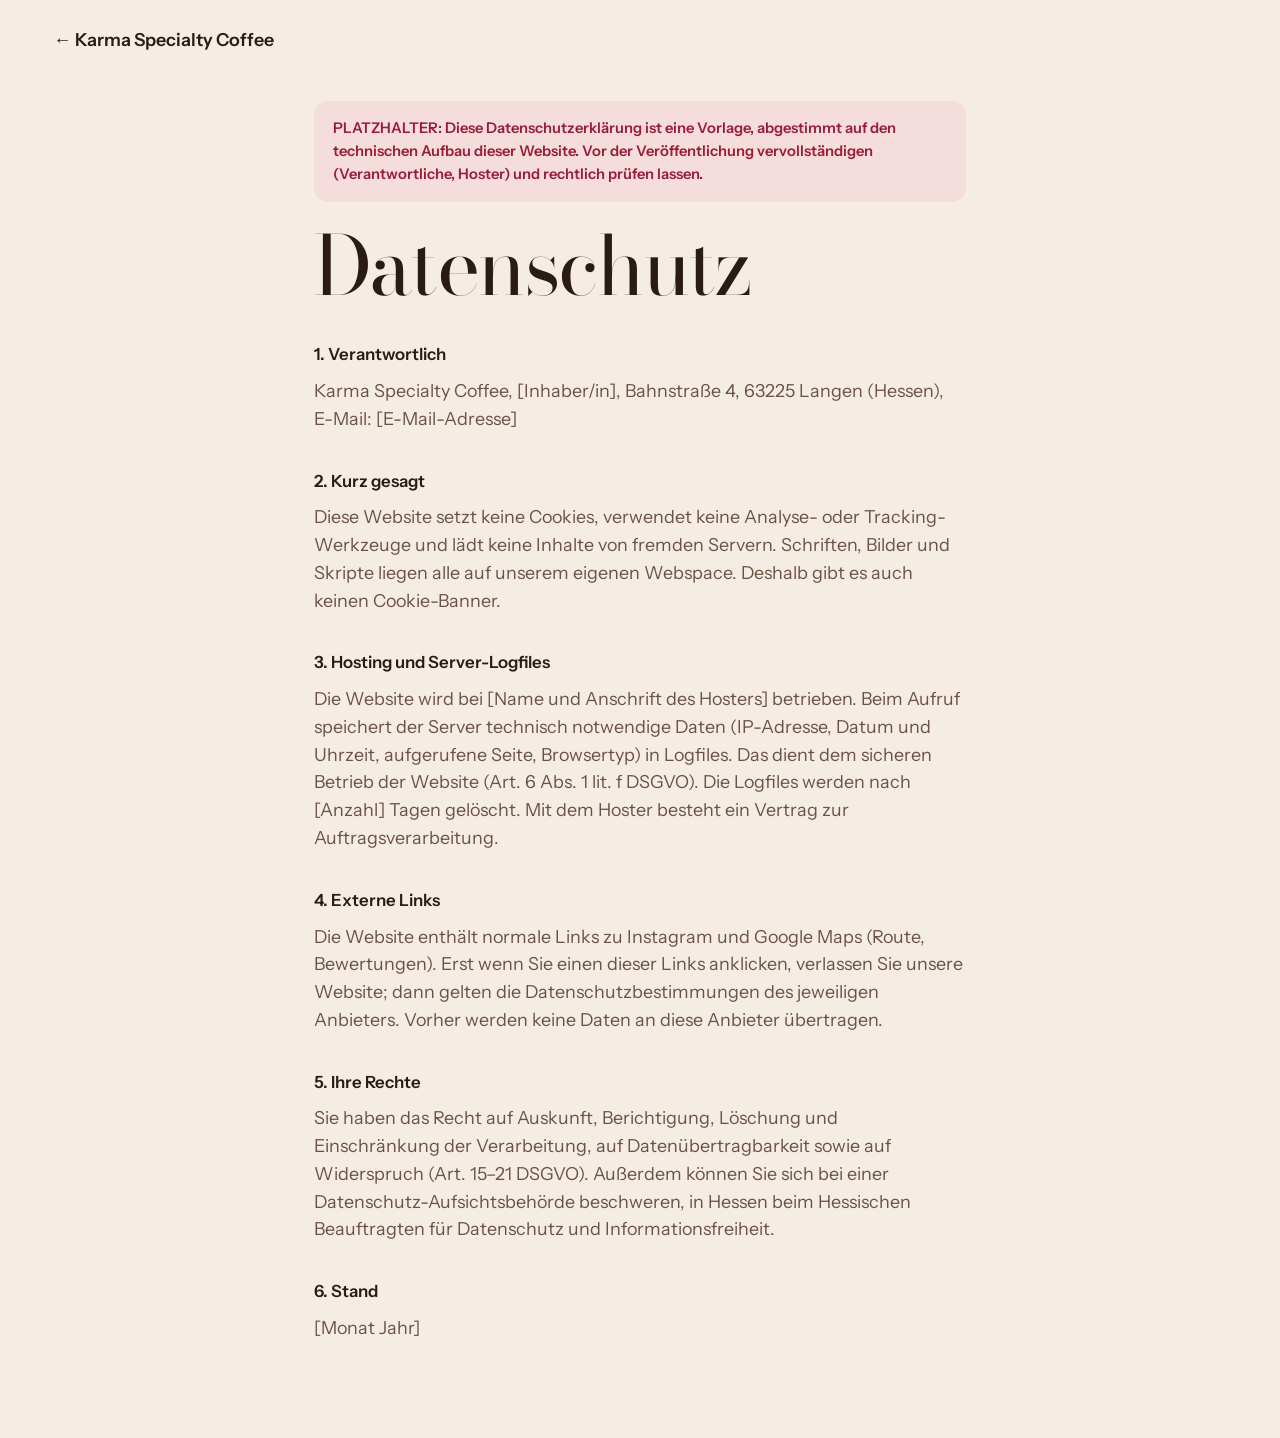
<file: datenschutz.html>
<!doctype html>
<html lang="de">
<head>
<meta charset="utf-8">
<meta name="viewport" content="width=device-width, initial-scale=1">
<title>Datenschutz · Karma Specialty Coffee</title>
<meta name="robots" content="noindex">
<link rel="icon" href="assets/img/favicon.svg" type="image/svg+xml">
<link rel="stylesheet" href="assets/css/style.css?v=3">
<link rel="stylesheet" href="assets/css/legal.css?v=3">
<script src="assets/js/content-fallback.js?v=3" defer></script>
<script src="assets/js/content.js?v=3" defer></script>
</head>
<body class="legal">
<header class="legal__head wrap">
  <a class="legal__back" href="index.html">← <span data-c="cafe.name"></span></a>
</header>
<main class="wrap legal__main">
  <p class="legal__placeholder">PLATZHALTER: Diese Datenschutzerklärung ist eine Vorlage, abgestimmt auf den technischen Aufbau dieser Website. Vor der Veröffentlichung vervollständigen (Verantwortliche, Hoster) und rechtlich prüfen lassen.</p>
  <h1 class="h2">Datenschutz</h1>

  <h2>1. Verantwortlich</h2>
  <p><span data-c="cafe.name"></span>, [Inhaber/in], <span data-c="cafe.strasse"></span>, <span data-c="cafe.plz"></span> <span data-c="cafe.ort"></span>, E-Mail: [E-Mail-Adresse]</p>

  <h2>2. Kurz gesagt</h2>
  <p>Diese Website setzt keine Cookies, verwendet keine Analyse- oder Tracking-Werkzeuge und lädt keine Inhalte von fremden Servern. Schriften, Bilder und Skripte liegen alle auf unserem eigenen Webspace. Deshalb gibt es auch keinen Cookie-Banner.</p>

  <h2>3. Hosting und Server-Logfiles</h2>
  <p>Die Website wird bei [Name und Anschrift des Hosters] betrieben. Beim Aufruf speichert der Server technisch notwendige Daten (IP-Adresse, Datum und Uhrzeit, aufgerufene Seite, Browsertyp) in Logfiles. Das dient dem sicheren Betrieb der Website (Art. 6 Abs. 1 lit. f DSGVO). Die Logfiles werden nach [Anzahl] Tagen gelöscht. Mit dem Hoster besteht ein Vertrag zur Auftragsverarbeitung.</p>

  <h2>4. Externe Links</h2>
  <p>Die Website enthält normale Links zu Instagram und Google Maps (Route, Bewertungen). Erst wenn Sie einen dieser Links anklicken, verlassen Sie unsere Website; dann gelten die Datenschutzbestimmungen des jeweiligen Anbieters. Vorher werden keine Daten an diese Anbieter übertragen.</p>

  <h2>5. Ihre Rechte</h2>
  <p>Sie haben das Recht auf Auskunft, Berichtigung, Löschung und Einschränkung der Verarbeitung, auf Datenübertragbarkeit sowie auf Widerspruch (Art. 15–21 DSGVO). Außerdem können Sie sich bei einer Datenschutz-Aufsichtsbehörde beschweren, in Hessen beim Hessischen Beauftragten für Datenschutz und Informationsfreiheit.</p>

  <h2>6. Stand</h2>
  <p>[Monat Jahr]</p>
</main>
</body>
</html>
</file>
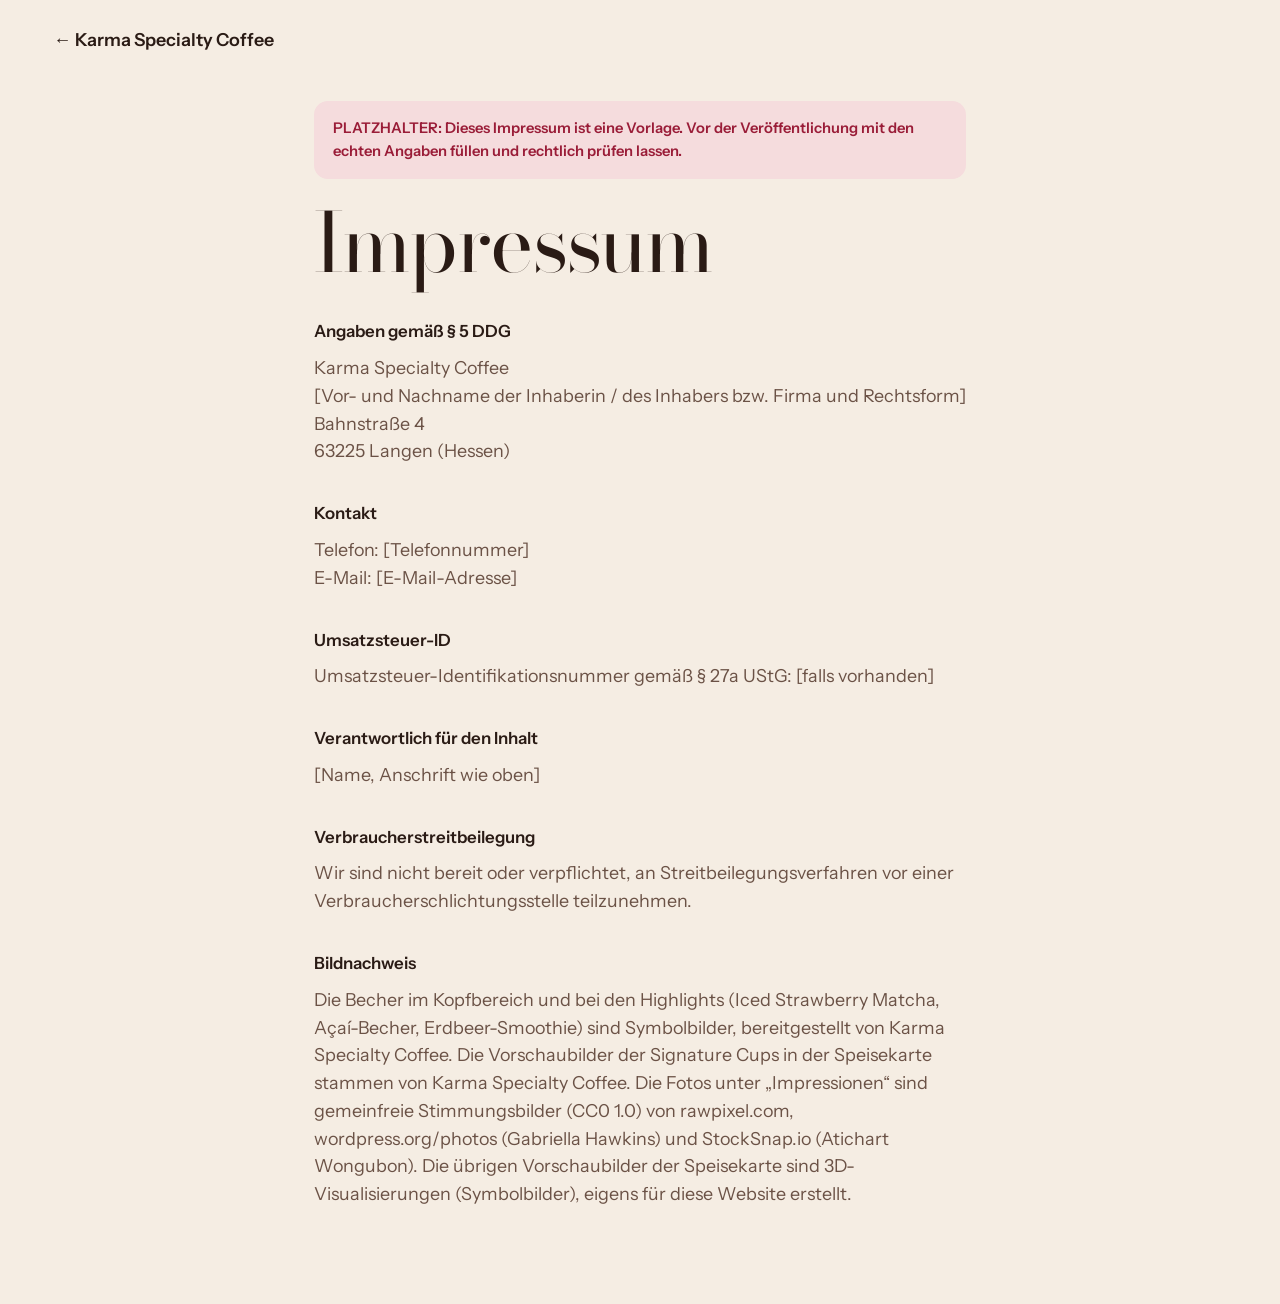
<file: impressum.html>
<!doctype html>
<html lang="de">
<head>
<meta charset="utf-8">
<meta name="viewport" content="width=device-width, initial-scale=1">
<title>Impressum · Karma Specialty Coffee</title>
<meta name="robots" content="noindex">
<link rel="icon" href="assets/img/favicon.svg" type="image/svg+xml">
<link rel="stylesheet" href="assets/css/style.css?v=3">
<link rel="stylesheet" href="assets/css/legal.css?v=3">
<script src="assets/js/content-fallback.js?v=3" defer></script>
<script src="assets/js/content.js?v=3" defer></script>
</head>
<body class="legal">
<header class="legal__head wrap">
  <a class="legal__back" href="index.html">← <span data-c="cafe.name"></span></a>
</header>
<main class="wrap legal__main">
  <p class="legal__placeholder">PLATZHALTER: Dieses Impressum ist eine Vorlage. Vor der Veröffentlichung mit den echten Angaben füllen und rechtlich prüfen lassen.</p>
  <h1 class="h2">Impressum</h1>

  <h2>Angaben gemäß § 5 DDG</h2>
  <p>
    <span data-c="cafe.name"></span><br>
    [Vor- und Nachname der Inhaberin / des Inhabers bzw. Firma und Rechtsform]<br>
    <span data-c="cafe.strasse"></span><br>
    <span data-c="cafe.plz"></span> <span data-c="cafe.ort"></span>
  </p>

  <h2>Kontakt</h2>
  <p>Telefon: [Telefonnummer]<br>E-Mail: [E-Mail-Adresse]</p>

  <h2>Umsatzsteuer-ID</h2>
  <p>Umsatzsteuer-Identifikationsnummer gemäß § 27a UStG: [falls vorhanden]</p>

  <h2>Verantwortlich für den Inhalt</h2>
  <p>[Name, Anschrift wie oben]</p>

  <h2>Verbraucherstreitbeilegung</h2>
  <p>Wir sind nicht bereit oder verpflichtet, an Streitbeilegungsverfahren vor einer Verbraucherschlichtungsstelle teilzunehmen.</p>

  <h2>Bildnachweis</h2>
  <p>Die Becher im Kopfbereich und bei den Highlights (Iced Strawberry Matcha, Açaí-Becher, Erdbeer-Smoothie) sind Symbolbilder, bereitgestellt von Karma Specialty Coffee. Die Vorschaubilder der Signature Cups in der Speisekarte stammen von Karma Specialty Coffee. Die Fotos unter „Impressionen“ sind gemeinfreie Stimmungsbilder (CC0 1.0) von rawpixel.com, wordpress.org/photos (Gabriella Hawkins) und StockSnap.io (Atichart Wongubon). Die übrigen Vorschaubilder der Speisekarte sind 3D-Visualisierungen (Symbolbilder), eigens für diese Website erstellt.</p>
</main>
</body>
</html>
</file>
<file: assets/css/style.css>
/* ==========================================================================
   Karma Specialty Coffee · Stylesheet
   Farben, Schriften und Abstände stehen als Variablen ganz oben.
   ========================================================================== */

@font-face {
  font-family: "Bodoni Moda";
  src: url("../fonts/bodoni-moda.woff2") format("woff2");
  font-weight: 400 900;
  font-style: normal;
  font-display: swap;
}
@font-face {
  font-family: "Bodoni Moda";
  src: url("../fonts/bodoni-moda-italic.woff2") format("woff2");
  font-weight: 400 900;
  font-style: italic;
  font-display: swap;
}
@font-face {
  font-family: "Instrument Sans";
  src: url("../fonts/instrument-sans.woff2") format("woff2");
  font-weight: 400 700;
  font-stretch: 75% 100%;
  font-style: normal;
  font-display: swap;
}
/* Metrisch angepasste Ersatzschriften: kein Springen, wenn die echten Schriften nachladen */
@font-face {
  font-family: "Bodoni Fallback";
  src: local("Didot"), local("Bodoni 72"), local("Georgia");
  size-adjust: 96%; ascent-override: 92%; descent-override: 24%; line-gap-override: 0%;
}
@font-face {
  font-family: "Instrument Fallback";
  src: local("Arial");
  size-adjust: 98%; ascent-override: 96%; descent-override: 25%; line-gap-override: 0%;
}

:root {
  /* Basis: Milchschaum & Mokka */
  --cream: #F5EDE3;
  --cream-deep: #EBDDCB;
  --ink: #2A1B15;
  --ink-soft: #6B5246;
  --caramel: #A8672F;
  --caramel-deep: #8E5524;
  --line: rgba(42, 27, 21, .16);
  --gold-mid: #C9973A;

  /* Sorten: Fläche / Akzent */
  --acai: #EEE3EC;        --acai-ink: #4E1D47;
  --caramel: #F4E1C9;     --caramel-ink: #8A4513;
  --peanut: #EFDFCB;      --peanut-ink: #74491F;
  --berry: #F5DCDD;       --berry-ink: #9A1D38;
  --strawberry: #F6DAD7;  --strawberry-ink: #B3303F;
  --matcha: #E3E9D2;      --matcha-ink: #4A6522;

  /* Schrift */
  --display: "Bodoni Moda", "Bodoni Fallback", Didot, "Bodoni 72", Georgia, serif;
  --sans: "Instrument Sans", "Instrument Fallback", Arial, system-ui, sans-serif;
  --fs-mega: clamp(4.6rem, 15.5vw, 17rem);
  --fs-hero: clamp(4.6rem, 12.5vw, 13.5rem);
  --fs-name: clamp(3.4rem, 8.4vw, 9rem);
  --fs-h2: clamp(2.8rem, 6.4vw, 6.4rem);
  --fs-lead: clamp(1.08rem, .98rem + .45vw, 1.4rem);
  --fs-body: clamp(1rem, .96rem + .2vw, 1.125rem);
  --fs-label: .75rem;

  /* Raum */
  --gutter: clamp(1rem, 4.2vw, 3.75rem);
  --section: clamp(6rem, 13vw, 11rem);
  --nav-h: 76px;

  /* Bewegung */
  --ease-out: cubic-bezier(.22, 1, .36, 1);
  --ease-soft: cubic-bezier(.32, .72, 0, 1);
}

/* ---------- Grundlagen ---------- */

*, *::before, *::after { box-sizing: border-box; }
html { -webkit-text-size-adjust: 100%; text-size-adjust: 100%; background: var(--cream); }
html.lenis, html.lenis body { height: auto; }
.lenis.lenis-smooth { scroll-behavior: auto !important; }
.lenis.lenis-stopped { overflow: clip; }

body {
  margin: 0;
  background: var(--cream);
  color: var(--ink);
  font-family: var(--sans);
  font-size: var(--fs-body);
  line-height: 1.55;
  font-kerning: normal;
  -webkit-font-smoothing: antialiased;
  -moz-osx-font-smoothing: grayscale;
  overflow-x: clip;
}
img, picture, svg, canvas { display: block; max-width: 100%; }
a { color: inherit; }
p, h1, h2, h3, figure, blockquote, ol, ul, dl, dd { margin: 0; }
ol, ul { padding: 0; list-style: none; }
h1, h2, h3 { font-weight: 400; }
em { font-style: italic; }
::selection { background: var(--acai-ink); color: var(--cream); }

:focus-visible {
  outline: 2px solid var(--ink);
  outline-offset: 4px;
  border-radius: 6px;
}

.sprite { position: absolute; width: 0; height: 0; overflow: hidden; }
.sr-only {
  position: absolute; width: 1px; height: 1px; padding: 0; margin: -1px;
  overflow: hidden; clip: rect(0 0 0 0); white-space: nowrap; border: 0;
}
.ico { width: 1.15em; height: 1.15em; fill: currentColor; flex-shrink: 0; }
.wrap { width: 100%; max-width: 1480px; margin: 0 auto; padding: 0 var(--gutter); }

.skip {
  position: fixed; left: 1rem; top: -4rem; z-index: 200;
  background: var(--ink); color: var(--cream);
  padding: .8rem 1.1rem; border-radius: 999px; font-weight: 600; text-decoration: none;
  transition: top .3s var(--ease-out);
}
.skip:focus { top: 1rem; }

/* Bis die Inhalte eingesetzt sind, bleibt alles unter dem Hero unsichtbar (kein Layout-Springen) */
html:not(.content-ready) main > :not(.hero),
html:not(.content-ready) .footer { visibility: hidden; }
html:not(.motion-ok) .nav { background: color-mix(in srgb, var(--cream) 90%, transparent); box-shadow: 0 1px 0 var(--line); }

/* ---------- Fortschritt & Navigation ---------- */

.progress { position: fixed; inset: 0 0 auto 0; height: 2px; z-index: 120; pointer-events: none; }
.progress span { display: block; height: 100%; background: var(--ink); transform-origin: 0 50%; transform: scaleX(0); }

.nav {
  position: fixed; inset: 0 0 auto 0; z-index: 110;
  height: var(--nav-h);
  display: flex; align-items: center; gap: clamp(1rem, 3vw, 2.5rem);
  padding: 0 var(--gutter);
  transition: background-color .5s var(--ease-out), box-shadow .5s var(--ease-out);
}
.nav.is-solid { background: color-mix(in srgb, var(--cream) 88%, transparent); box-shadow: 0 1px 0 var(--line); }
@supports (backdrop-filter: blur(1px)) {
  .nav.is-solid { backdrop-filter: blur(12px) saturate(1.2); -webkit-backdrop-filter: blur(12px) saturate(1.2); }
}
.nav__brand { display: block; color: var(--ink); margin-right: auto; padding: .5rem 0; }
.nav__mark { width: clamp(84px, 8vw, 104px); height: auto; }
.nav__links { display: flex; gap: clamp(1rem, 2.4vw, 2.2rem); }
.nav__link {
  position: relative; text-decoration: none;
  font-size: .82rem; font-weight: 500; letter-spacing: .1em; text-transform: uppercase;
  padding: .7rem 0;
}
.nav__link::after {
  content: ""; position: absolute; left: 0; right: 0; bottom: .45rem; height: 1px;
  background: currentColor; transform: scaleX(0); transform-origin: 100% 50%;
  transition: transform .5s var(--ease-out);
}
.nav__link:hover::after, .nav__link:focus-visible::after { transform: scaleX(1); transform-origin: 0 50%; }
.nav__status {
  display: inline-flex; align-items: center; gap: .55rem;
  padding: .55rem .95rem; border: 1px solid var(--line); border-radius: 999px;
  font-size: .8rem; font-weight: 500; text-decoration: none; white-space: nowrap;
  font-variant-numeric: tabular-nums;
}
.dot { width: 7px; height: 7px; border-radius: 50%; background: #3F8A3A; box-shadow: 0 0 0 3px rgba(63, 138, 58, .18); }
.nav__status.is-closed .dot { background: var(--berry-ink); box-shadow: 0 0 0 3px rgba(154, 29, 56, .16); }

/* ---------- Gemeinsame Bausteine ---------- */

.h2 {
  font-family: var(--display); font-size: var(--fs-h2); line-height: .98;
  letter-spacing: -.02em; font-optical-sizing: auto;
}
.lead { font-size: var(--fs-lead); line-height: 1.45; color: var(--ink-soft); max-width: 34ch; }
.kicker {
  font-size: var(--fs-label); font-weight: 600; letter-spacing: .18em; text-transform: uppercase;
}
.note { font-size: .88rem; color: var(--ink-soft); }
.stars {
  display: inline-block; width: 5.4em; height: 1em; flex-shrink: 0;
  background: linear-gradient(90deg, var(--ink) var(--fill, 88%), rgba(42, 27, 21, .22) var(--fill, 88%));
  -webkit-mask: url("../img/stars.svg") 0 0 / 100% 100% no-repeat;
          mask: url("../img/stars.svg") 0 0 / 100% 100% no-repeat;
}
.textlink {
  display: inline-flex; align-items: center; gap: .55rem;
  font-weight: 600; text-decoration: none;
  border-bottom: 1px solid currentColor; padding-bottom: .25rem;
}
.textlink__handle { font-weight: 400; color: var(--ink-soft); }

.btn {
  display: inline-flex; align-items: center; gap: .8rem;
  min-height: 52px; padding: .5rem .55rem .5rem 1.4rem;
  border-radius: 999px; background: var(--ink); color: var(--cream);
  font-weight: 600; text-decoration: none; letter-spacing: .01em;
  transition: transform .5s var(--ease-out), background-color .4s var(--ease-out);
}
.btn__icon {
  display: grid; place-items: center; width: 40px; height: 40px; border-radius: 50%;
  background: var(--cream); color: var(--ink);
  transition: transform .5s var(--ease-out);
}
.btn:hover .btn__icon { transform: rotate(45deg); }
.btn--ghost { background: transparent; color: var(--ink); box-shadow: inset 0 0 0 1px var(--ink); }
.btn--ghost .btn__icon { background: var(--ink); color: var(--cream); }
.actions { display: flex; flex-wrap: wrap; gap: .8rem; }

.render-badge {
  position: absolute; left: 50%; bottom: -1.6rem; transform: translateX(-50%);
  font-size: .62rem; letter-spacing: .16em; text-transform: uppercase; color: currentColor;
  white-space: nowrap; opacity: .55; pointer-events: none;
}

/* ---------- Goldene 3D-Schrift (matt) ----------
   Fläche: ruhiger, matter Goldton mit leichtem Verlauf, ohne Glanzstreifen.
   Tiefe: mehrere aneinandergehängte Schatten, jeder ein Stück dunkler, dann ein weicher Schlagschatten. */

.gold {
  display: block;
  font-family: var(--display); font-weight: 700; font-optical-sizing: auto;
  color: var(--gold-mid);
  background: linear-gradient(180deg, #D4AF62 0%, #C49A4C 45%, #B0863A 100%);
  -webkit-background-clip: text; background-clip: text;
  -webkit-text-fill-color: transparent;
  filter:
    drop-shadow(.004em .006em 0 #9C7633)
    drop-shadow(.004em .006em 0 #8E6A2C)
    drop-shadow(.004em .006em 0 #805F27)
    drop-shadow(.004em .006em 0 #725422)
    drop-shadow(0 .04em .05em rgba(64, 38, 10, .18));
}
.gold--xl {
  font-size: var(--fs-hero); line-height: .9; letter-spacing: -.025em;
  padding: .02em .06em .08em;
}
.gold--sm {
  font-family: var(--sans); font-weight: 700; font-stretch: 100%;
  font-size: clamp(1rem, 2.1vw, 2rem); line-height: 1.2; letter-spacing: .42em; text-transform: uppercase;
  padding-left: .42em;
  font-weight: 600;
  filter:
    drop-shadow(.012em .02em 0 #8E6A2C)
    drop-shadow(0 .08em .08em rgba(64, 38, 10, .14));
}
.gold--price {
  font-family: var(--display); font-weight: 700; font-size: clamp(2.4rem, 4vw, 3.8rem); line-height: 1;
  font-variant-numeric: tabular-nums lining-nums;
  filter:
    drop-shadow(.01em .015em 0 #8E6A2C)
    drop-shadow(.01em .015em 0 #725422)
    drop-shadow(0 .05em .06em rgba(0, 0, 0, .22));
}

/* ---------- 1 · Hero ---------- */

.hero {
  position: relative; overflow: hidden;
  min-height: 100svh;
  display: grid; grid-template-rows: auto 1fr auto; justify-items: center;
  padding: calc(var(--nav-h) + clamp(.5rem, 2svh, 1.6rem)) var(--gutter) clamp(1.2rem, 3svh, 2.2rem);
  background:
    radial-gradient(60% 46% at 50% 30%, rgba(255, 248, 236, .7), transparent 70%),
    radial-gradient(80% 60% at 50% 100%, var(--cream-deep), transparent 70%),
    var(--cream);
}
.hero__title { display: grid; justify-items: center; text-align: center; }
.gold--sm { margin-top: clamp(.1rem, .6vw, .6rem); }
.hero__cups {
  position: relative; align-self: end;
  display: flex; align-items: flex-end; justify-content: center;
  width: 100%; height: 100%; min-height: 0;
  margin-top: clamp(.8rem, 3svh, 2.4rem);
}
/* Alle Becher im selben Maßstab wie im Originalbild: Höhe = eigene Pixelhöhe x Faktor */
.hero__cups { --k: min(calc((100svh - var(--nav-h) - var(--fs-hero) * 1.04 - 14rem) / 743), calc((100vw - var(--gutter) * 2) / 1560)); }
.hero__cup {
  position: relative; width: auto; height: calc(var(--h) * var(--k));
  margin: 0 calc(var(--k) * 6px);
  filter: drop-shadow(0 calc(var(--k) * 18px) calc(var(--k) * 16px) rgba(70, 40, 20, .2));
}
.hero__cup--matcha { --h: 658; }
.hero__cup--mango { --h: 651; }
.hero__cup--karma { --h: 646; }
.hero__cup--pink { --h: 743; }
.hero__cups .render-badge { bottom: auto; top: 100%; margin-top: .5rem; color: var(--ink-soft); }
.hero__foot {
  width: 100%; margin-top: clamp(1.6rem, 4svh, 2.6rem);
  display: grid; grid-template-columns: 1fr auto 1fr; align-items: center; gap: 1rem 2rem;
}
.hero__claim { color: var(--ink-soft); font-size: var(--fs-body); max-width: 30ch; }
.hero__rating { justify-self: end; display: flex; align-items: center; gap: .6rem; text-decoration: none; font-size: .92rem; }
.hero__rating strong { font-size: 1.1rem; font-variant-numeric: tabular-nums; }

/* Auftakt: reine CSS-Animation ab dem ersten Bild (unabhängig vom JavaScript, gut für die Ladezeit) */
@keyframes hero-rise { from { opacity: .2; transform: translateY(32%) scale(.96); } }
@keyframes hero-cup { from { opacity: 0; transform: translateY(12svh); } }
@keyframes hero-fade { from { opacity: 0; transform: translateY(20px); } }
.motion-ok .hero [data-hero-line] { animation: hero-rise 1.3s var(--ease-out) .05s both; }
.motion-ok .hero .gold--sm { animation-delay: .2s; }
.motion-ok .hero__cup { animation: hero-cup 1.2s var(--ease-out) .44s both; }
.motion-ok .hero__cup--mango, .motion-ok .hero__cup--karma { animation-delay: .35s; }
.motion-ok [data-hero-foot] { animation: hero-fade .9s var(--ease-out) .9s both; }

/* ---------- 2/3 · Highlights ---------- */

.spot {
  --spot-ink: #FFF8EE; --spot-soft: rgba(255, 248, 238, .76);
  position: relative; overflow: hidden; color: var(--spot-ink);
  padding: calc(var(--section) * .6) 0;
  min-height: 100svh; display: grid; align-items: center;
}
.spot--acai { background: radial-gradient(70% 70% at 30% 50%, #9A62C6, #6A3592 55%, #46205F); }
.spot--matcha { background: radial-gradient(70% 70% at 70% 50%, #6E9A3A, #45702A 55%, #2A4A1B); }
.spot ::selection { background: var(--spot-ink); color: var(--ink); }
.spot__word {
  position: absolute; left: 50%; top: 50%; z-index: 0; margin: 0;
  transform: translate(-50%, -50%);
  font-family: var(--display); font-style: italic; font-size: clamp(9rem, 34vw, 34rem); line-height: .8; letter-spacing: -.04em;
  white-space: nowrap; pointer-events: none; user-select: none;
  color: rgba(255, 248, 238, .07);
}
.spot__grid {
  position: relative; z-index: 1;
  display: grid; grid-template-columns: 1fr 1fr; gap: clamp(2rem, 6vw, 7rem); align-items: center;
}
.spot__media { position: relative; margin: 0; justify-self: center; }
.spot__media::after {
  content: ""; position: absolute; left: 6%; right: 6%; bottom: -3%; height: 8%; z-index: -1;
  background: radial-gradient(closest-side, rgba(0, 0, 0, .38), transparent); filter: blur(6px);
}
.spot__cup { height: min(74svh, 760px); width: auto; filter: drop-shadow(0 30px 40px rgba(20, 5, 25, .35)); }
.spot__kicker { display: flex; gap: 1.1rem; align-items: baseline; color: var(--spot-soft); }
.spot__count { font-variant-numeric: tabular-nums; letter-spacing: .1em; }
.spot__name {
  margin-top: 1.1rem;
  font-family: var(--display); font-size: var(--fs-name); line-height: .92; letter-spacing: -.03em; font-optical-sizing: auto;
}
.spot--matcha .spot__name { font-size: clamp(3rem, 6.4vw, 7rem); }
.spot__name em { font-style: italic; }
.spot__sub { margin-top: 1rem; font-family: var(--display); font-style: italic; font-size: clamp(1.3rem, 1.8vw, 1.85rem); }
.spot__text { margin-top: 1.25rem; max-width: 38ch; color: var(--spot-soft); font-size: var(--fs-lead); line-height: 1.45; }
.spot__label { margin-top: 2rem; padding-top: 1.25rem; border-top: 1px solid rgba(255, 248, 238, .26); max-width: 32rem;
  font-size: var(--fs-label); font-weight: 600; letter-spacing: .18em; text-transform: uppercase; color: var(--spot-soft); }
.spot__ingredients { margin-top: .9rem; display: flex; flex-wrap: wrap; gap: .45rem; max-width: 32rem; }
.spot__ingredients li {
  padding: .42rem .9rem; border-radius: 999px;
  background: rgba(255, 248, 238, .12); box-shadow: inset 0 0 0 1px rgba(255, 248, 238, .2);
  font-size: .92rem; font-weight: 500;
}
.spot__price { margin-top: 1.8rem; display: flex; align-items: baseline; gap: 1.2rem; flex-wrap: wrap; }
.spot__size { font-size: var(--fs-label); letter-spacing: .16em; text-transform: uppercase; color: var(--spot-soft); }
.spot__price .cur { font-size: .5em; font-weight: 600; margin-left: .18em; vertical-align: .32em; }

/* ---------- 5 · Impressionen ---------- */

.gallery { padding: var(--section) 0 calc(var(--section) * .7); position: relative; }
.gallery__head { display: grid; grid-template-columns: 1.1fr 1fr; gap: 1.5rem 4rem; align-items: end; }
.gallery__head .h2 { grid-row: span 2; }
.gallery__head .textlink { justify-self: start; }
.gallery__grid {
  margin-top: clamp(3rem, 7vw, 6rem);
  display: grid; grid-template-columns: repeat(12, 1fr); gap: clamp(.8rem, 2vw, 2rem);
  align-items: start;
}
.shot { position: relative; margin: 0; }
.shot__fig { margin: 0; }
.shot__frame { position: relative; overflow: hidden; border-radius: clamp(14px, 1.6vw, 26px); aspect-ratio: 4 / 5; background: var(--cream-deep); }
.shot__frame img { position: absolute; left: 0; top: -9%; width: 100%; height: 118%; object-fit: cover; will-change: transform; }
.shot figcaption { margin-top: .9rem; display: flex; justify-content: space-between; gap: 1rem; font-size: .86rem; color: var(--ink-soft); }
.shot figcaption b { font-weight: 600; color: var(--ink); }
.shot:nth-child(3n+1) { grid-column: 1 / span 5; }
.shot:nth-child(3n+2) { grid-column: 7 / span 3; margin-top: 22%; }
.shot:nth-child(3n+3) { grid-column: 10 / span 3; margin-top: 58%; }
.shot:nth-child(3n+4) { grid-column: 2 / span 4; }

/* ---------- 4 · Speisekarte ---------- */

.menu { padding: var(--section) 0; position: relative; }
.menu__head { display: grid; grid-template-columns: 1.1fr 1fr; gap: 1.2rem 4rem; align-items: end; }
.menu__head .h2 { grid-row: span 2; }
.menu__tabs {
  position: sticky; top: calc(var(--nav-h) + .4rem); z-index: 5;
  margin-top: clamp(2.5rem, 5vw, 4rem); display: flex; gap: .4rem; flex-wrap: wrap;
}
.menu__tab {
  padding: .55rem 1rem; border-radius: 999px; text-decoration: none;
  font-size: .85rem; font-weight: 500; white-space: nowrap;
  background: color-mix(in srgb, var(--cream) 82%, transparent); box-shadow: inset 0 0 0 1px var(--line);
  transition: background-color .3s var(--ease-out), color .3s var(--ease-out);
}
.menu__tab:hover, .menu__tab.is-active { background: var(--ink); color: var(--cream); box-shadow: none; }
.menu__grid { margin-top: 2.5rem; display: grid; grid-template-columns: 1fr 1fr; gap: clamp(2.5rem, 5vw, 5rem) clamp(2rem, 6vw, 7rem); }
.menu__cat { scroll-margin-top: calc(var(--nav-h) + 5rem); }
.menu__cat h3 {
  display: flex; align-items: baseline; justify-content: space-between; gap: 1rem;
  padding-bottom: .9rem; border-bottom: 1px solid var(--ink);
  font-family: var(--display); font-size: clamp(1.8rem, 2.8vw, 2.8rem); line-height: 1;
}
.menu__cat h3 span { font-family: var(--sans); font-size: var(--fs-label); letter-spacing: .14em; color: var(--ink-soft); font-variant-numeric: tabular-nums; }
.dish {
  display: grid; grid-template-columns: 64px 1fr auto; gap: .2rem 1.1rem; align-items: center;
  padding: .95rem 0; border-bottom: 1px solid var(--line);
}
.dish__img { grid-row: span 2; width: 64px; height: 64px; border-radius: 14px; background: var(--cream-deep); object-fit: cover; }
.dish__name { font-weight: 600; font-size: 1.04rem; }
.dish__desc { grid-column: 2; font-size: .9rem; color: var(--ink-soft); line-height: 1.4; }
.dish__price { grid-row: 1 / span 2; grid-column: 3; font-family: var(--display); font-size: 1.35rem; font-variant-numeric: tabular-nums lining-nums; }
.cur { font-family: var(--sans); font-size: .62em; font-weight: 500; margin-left: .14em; letter-spacing: 0; vertical-align: .08em; }

/* ---------- 6 · Besuch ---------- */

.visit { position: relative; padding: var(--section) 0 calc(var(--section) * .5); overflow: hidden; }
.visit__grid { display: grid; grid-template-columns: 1.25fr 1fr; gap: clamp(3rem, 7vw, 8rem); align-items: start; }
.visit__title { margin-top: 1rem; font-family: var(--display); font-size: var(--fs-name); line-height: .9; letter-spacing: -.03em; }
.visit__title em { color: var(--caramel-deep); }
.visit__main .lead { margin-top: 1.5rem; }
.visit__address { margin-top: 2.2rem; display: flex; flex-direction: column; font-style: normal; font-size: var(--fs-lead); line-height: 1.4; }
.visit__street { font-family: var(--display); font-size: clamp(1.9rem, 3.2vw, 3.2rem); line-height: 1.1; }
.visit__main .actions { margin-top: 2rem; }
.visit__side { display: grid; gap: 1rem; }
.visit__block { padding: clamp(1.4rem, 2.4vw, 2.2rem); border-radius: 22px; background: color-mix(in srgb, var(--cream-deep) 60%, transparent); box-shadow: inset 0 0 0 1px var(--line); }
.visit__h3 { font-size: var(--fs-label); font-weight: 600; letter-spacing: .18em; text-transform: uppercase; color: var(--ink-soft); }
.visit__big { margin-top: .5rem; font-family: var(--display); font-size: clamp(2rem, 3vw, 2.9rem); line-height: 1.05; }
.status { margin-top: .6rem; display: flex; align-items: center; gap: .55rem; font-size: .92rem; font-weight: 500; }
.hours { margin-top: 1.2rem; display: grid; grid-template-columns: auto 1fr; gap: .3rem 1.5rem; font-size: .92rem; font-variant-numeric: tabular-nums; }
.hours dt { color: var(--ink-soft); }
.hours dd { text-align: right; }
.hours .is-today { font-weight: 600; color: var(--ink); }
.visit__rating { display: flex; align-items: center; gap: 1.2rem; text-decoration: none; transition: background-color .4s var(--ease-out); }
.visit__rating:hover { background: var(--cream-deep); }
.visit__score { font-family: var(--display); font-size: clamp(3rem, 5vw, 4.6rem); line-height: 1; font-variant-numeric: lining-nums; }
.visit__rating-meta { display: flex; flex-direction: column; gap: .4rem; font-size: .9rem; color: var(--ink-soft); }
.visit__arrow { margin-left: auto; width: 1.6rem; height: 1.6rem; }
.visit__mark { margin: clamp(4rem, 8vw, 7rem) auto 0; padding: 0 var(--gutter); max-width: 1180px; color: var(--acai-ink); }
.visit__mark svg { width: 100%; height: auto; }

/* ---------- Footer ---------- */

.footer { padding: 2.5rem 0 3rem; border-top: 1px solid var(--line); font-size: .86rem; }
.footer__grid { display: grid; grid-template-columns: 1fr auto; gap: .6rem 2rem; align-items: baseline; }
.footer__brand { font-weight: 600; }
.footer__links { grid-column: 2; grid-row: 1 / span 2; display: flex; gap: 1.6rem; flex-wrap: wrap; justify-content: flex-end; }
.footer__links a { text-decoration: none; border-bottom: 1px solid var(--line); padding-bottom: 2px; }
.footer__note, .footer__copy { grid-column: 1 / -1; color: var(--ink-soft); max-width: 80ch; }
.footer__copy { margin-top: .6rem; }

/* ==========================================================================
   Tablet & Handy
   ========================================================================== */

@media (max-width: 1023px) {
  .nav__links { display: none; }
  .gallery__head, .menu__head { grid-template-columns: 1fr; }
  .gallery__head .h2, .menu__head .h2 { grid-row: auto; }
  .menu__grid { grid-template-columns: 1fr; }
  .visit__grid { grid-template-columns: 1fr; }
  .spot__cup { height: min(64svh, 640px); }
}

@media (max-width: 767px) {
  :root { --nav-h: 64px; --fs-hero: clamp(4.2rem, 25vw, 7.5rem); --fs-name: clamp(3rem, 14vw, 4.6rem); }
  .nav__status span { font-size: .74rem; }

  /* Hero: Becher zwei mal zwei, rechte Spalte versetzt */
  .hero { grid-template-rows: auto auto auto; }
  .hero__cups {
    --k: min(calc((100vw - var(--gutter) * 2 - 1.2rem) / 768), calc((100svh - var(--nav-h) - var(--fs-hero) - 15rem) / 1340));
    display: grid; grid-template-columns: auto auto; justify-content: center; align-items: end;
    gap: calc(var(--k) * 30px) calc(var(--k) * 40px); height: auto;
  }
  .hero__cup { margin: 0; justify-self: center; }
  .hero__cup--mango, .hero__cup--pink { translate: 0 calc(var(--k) * 70px); }
  .hero__cups .render-badge { margin-top: calc(var(--k) * 70px + .4rem); }
  .hero__foot { grid-template-columns: 1fr; justify-items: center; text-align: center; gap: .8rem; margin-top: calc(var(--k) * 70px + 2rem); }
  .hero__claim { display: none; }
  .hero__rating { justify-self: center; font-size: .86rem; }

  .spot { min-height: 0; padding: calc(var(--section) * .7) 0; }
  .spot__grid { grid-template-columns: 1fr; gap: 2.6rem; }
  .spot--matcha .spot__media { order: -1; }
  .spot__cup { height: min(56svh, 118vw); }
  .spot__word { top: 26%; font-size: 46vw; }
  .spot__text { font-size: 1.04rem; }

  .gallery__grid { grid-template-columns: repeat(6, 1fr); }
  .shot:nth-child(3n+1) { grid-column: 1 / span 6; }
  .shot:nth-child(3n+2) { grid-column: 1 / span 3; margin-top: 0; }
  .shot:nth-child(3n+3) { grid-column: 4 / span 3; margin-top: 30%; }
  .shot:nth-child(3n+4) { grid-column: 2 / span 5; }
  .menu__tabs { overflow-x: auto; flex-wrap: nowrap; margin-left: calc(var(--gutter) * -1); margin-right: calc(var(--gutter) * -1); padding: 0 var(--gutter) .3rem; scrollbar-width: none; }
  .menu__tabs::-webkit-scrollbar { display: none; }
  .dish { grid-template-columns: 56px 1fr auto; }
  .dish__img { width: 56px; height: 56px; }
  .footer__grid { grid-template-columns: 1fr; }
  .footer__links { grid-column: 1; grid-row: auto; justify-content: flex-start; }
}

@media (prefers-reduced-motion: reduce) {
  *, *::before, *::after { transition-duration: .01ms !important; animation-duration: .01ms !important; }
}
</file>
<file: assets/css/legal.css>
/* Impressum & Datenschutz */
.legal { background: var(--cream); }
.legal__head { padding-top: 1.6rem; padding-bottom: 1rem; }
.legal__back { text-decoration: none; font-weight: 600; }
.legal__main { max-width: 760px; padding-top: 2rem; padding-bottom: 6rem; }
.legal__main h1 { margin: 1.5rem 0 2rem; }
.legal__main h2 { margin: 2.2rem 0 .6rem; font-size: 1.05rem; font-weight: 600; }
.legal__main p { color: var(--ink-soft); }
.legal__placeholder { padding: 1rem 1.2rem; border-radius: 14px; background: var(--berry); color: var(--berry-ink) !important; font-weight: 600; font-size: .92rem; }
html:not(.content-ready) .legal__main { visibility: visible; }
.legal__main p + p { margin-top: .7rem; }
.legal__main ul { margin-top: .6rem; padding-left: 1.2rem; list-style: disc; color: var(--ink-soft); }
.legal__main li + li { margin-top: .3rem; }
</file>
